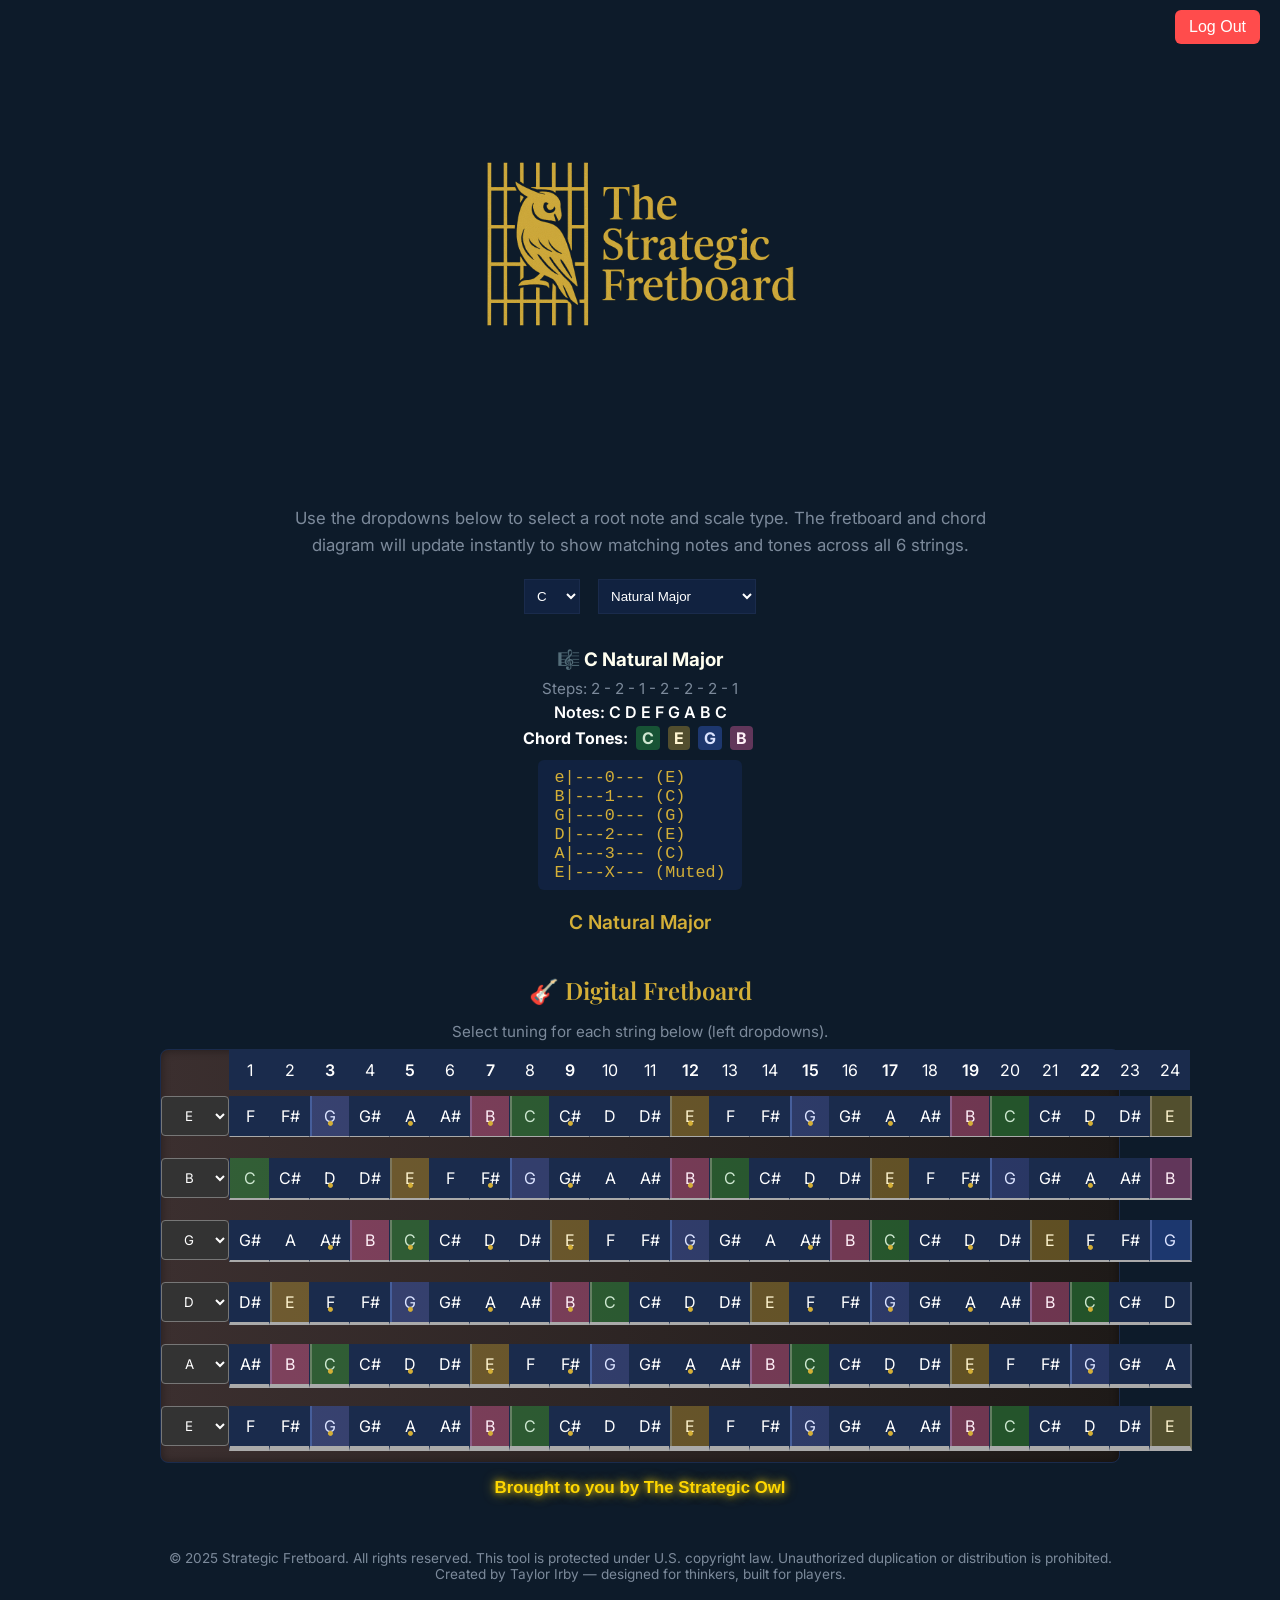
<file: fretboard.html>
<!DOCTYPE html>
<html lang="en">
<head>
  <meta charset="UTF-8" />
  <meta name="viewport" content="width=device-width, initial-scale=1.0" />
  <title>Strategic Owl | The Constitution</title>
  <link href="https://fonts.googleapis.com/css2?family=Inter:wght@400;600&family=Playfair+Display:wght@600;700&display=swap" rel="stylesheet" />

  <style>
  :root {
    --background: #0D1B2A;
    --surface: #112240;
    --highlight: #1A2B4C;
    --truth: #28A745;
    --reliability: #3B6CED;
    --understanding: #D4AF37;
    --text: #FFFFFF;
    --text-muted: #7C8A9B;
    --heading: #FFFFF0;
    --shadow: rgba(0, 0, 0, 0.3);
    --bar-red: #FF4C4C;
    --bar-green: #28A745;
  }

  body {
    background-color: var(--background);
    color: var(--text);
    font-family: 'Inter', sans-serif;
    margin: 0;
    padding: 0;
  }

  /* 🧭 NAVBAR & MENU */
  nav.top-nav {
    position: fixed;
    top: 0;
    left: 0;
    right: 0;
    z-index: 999;
    background-color: var(--highlight);
    display: flex;
    justify-content: space-between;
    align-items: center;
    padding: 14px 20px;
    box-shadow: 0 2px 6px var(--shadow);
  }

  .nav-title {
    font-family: 'Playfair Display', serif;
    font-size: 22px;
    color: var(--understanding);
  }

  .menu-toggle {
    display: none;
    font-size: 24px;
    cursor: pointer;
    color: var(--text);
    background: none;
    border: none;
  }

  .nav-links {
    display: flex;
    gap: 28px;
  }

  .nav-links a {
    color: var(--text-muted);
    text-decoration: none;
    font-size: 15px;
    transition: color 0.3s ease;
  }

  .nav-links a:hover {
    color: var(--understanding);
  }
    .nav-logo img {
  height: 40px;
  width: 40px;
}
    .nav-logo {
  display: flex;
  align-items: center;
  gap: 10px;
  text-decoration: none;
  font-weight: 600;
  color: var(--text);
  font-size: 1.25rem;
}
    /* 🎨 TRU Bars */
  .divider-section {
    display: flex;
    flex-direction: column;
    align-items: center;
    margin: 40px auto;
  }

  .divider-bar {
    display: flex;
    gap: 12px;
    width: 340px;
  }

  .divider-bar div {
    width: 108px;
    height: 6px;
    border-radius: 3px;
    box-shadow: 0 0 4px var(--shadow);
  }

  .truth { background-color: var(--truth); }
  .reliability { background-color: var(--reliability); }
  .understanding { background-color: var(--understanding); }

  .divider-labels {
    display: flex;
    justify-content: center;
    gap: 12px;
    width: 340px;
    margin-top: 8px;
  }

  .divider-labels span {
    width: 108px;
    text-align: center;
    font-size: 0.85rem;
    color: var(--text-muted);
  }

  @media (max-width: 768px) {
    .menu-toggle {
      display: block;
    }

    .nav-links {
      display: none;
      flex-direction: column;
      align-items: center;/* 👈 links side-by-side on mobile */
      justify-content: center;
      background-color: var(--highlight);
      position: absolute;
      top: 58px;
      left: 0;
      width: 100%;
      padding: 10px 0;
      gap: 20px;
      box-shadow: 0 3px 8px var(--shadow);
    }
    .nav-links a {
  padding: 10px 0;
  width: 100%;
  text-align: center;
  font-size: 1rem;
}

    .nav-links.show {
      display: flex;
      animation: fadeSlideDown 0.3s ease;
    }

    @keyframes fadeSlideDown {
      from {
        opacity: 0;
        transform: translateY(-10px);
      }
      to {
        opacity: 1;
        transform: translateY(0);
      }
    }
  }
    @media (max-width: 500px) {
  #legal-popup > div {
    padding: 12px;
    font-size: 0.95rem;
  }

  #accept-btn {
    width: 100%;
    font-size: 1rem;
  }

  p {
    font-size: 0.95rem;
    margin-bottom: 16px;
  }
}

  /* ✅ YOUR ORIGINAL STYLES BELOW */
  .container {
    max-width: 960px;
    margin: 40px auto 0 auto;
    padding: 24px;
  }

  h1 {
    font-family: 'Playfair Display', serif;
    color: var(--heading);
    margin-bottom: 16px;
    text-align: center;
  }
  h2 {
  font-family: 'Playfair Display', serif;
  font-size: 1.5rem;
  color: var(--understanding); /* golden highlight */
  font-weight: 600;
  margin-top: 32px;
  margin-bottom: 12px;
  text-align: center;
}
  p {
  font-family: 'Inter', sans-serif;
  font-size: 1.05rem;
  color: var(--text-muted);
  line-height: 1.6;
  margin-bottom: 20px;
  text-align: center;
  max-width: 700px;
  margin-left: auto;
  margin-right: auto;
}

  select {
    padding: 8px;
    margin-bottom: 16px;
    background-color: var(--surface);
    color: var(--text);
    border: 1px solid var(--highlight);
  }

  table {
    width: 100%;
    border-collapse: collapse;
    background-color: var(--surface);
    margin-top: 12px;
  }

  th, td {
    padding: 12px;
    border-bottom: 1px solid var(--highlight);
    text-align: left;
  }

  .text-truth { color: var(--truth); }
  .text-reliability { color: var(--reliability); }
  .text-understanding { color: var(--understanding); }

  .total-score {
    font-weight: bold;
  }

  .positive-score { color: var(--bar-green); }
  .negative-score { color: var(--bar-red); }

  .score-bar {
    display: flex;
    align-items: center;
    gap: 10px;
  }

  .bar-indicator {
    width: 10px;
    height: 24px;
    border-radius: 2px;
  }

  .bar-red {
    background-color: var(--bar-red);
  }

  .bar-green {
    background-color: var(--bar-green);
  }
    .match-nav-link {
  color: var(--text-muted);
  text-decoration: none;
  font-size: 15px;
  transition: color 0.3s ease;
}

.match-nav-link:hover {
  color: var(--understanding);
}
 /* Style the link itself */
.important-link {
  color: var(--understanding);               /* Gold color from your theme */
  font-weight: 700;                          /* Bold for visibility */
  text-decoration: underline;                /* Underline to signal it's a link */
  text-underline-offset: 4px;                /* Adds spacing between text and underline */
  position: relative;                        /* Required for pseudo-elements */
  transition: color 0.3s ease, text-shadow 0.3s ease;  /* Smooth hover transitions */
}

/* Add a right-pointing arrow BEFORE the link text */
.important-link::before {
  content: '→ ';                             /* Arrow pointing right */
  display: inline-block;                     /* So we can animate it */
  margin-right: 6px;                         /* Space between arrow and text */
  transition: transform 0.3s ease;           /* Smooth movement on hover */
}

/* Add a left-pointing arrow AFTER the link text */
.important-link::after {
  content: ' ←';                             /* Arrow pointing left */
  display: inline-block;                     /* Enables transform */
  margin-left: 6px;                          /* Space between text and arrow */
  transition: transform 0.3s ease;           /* Smooth hover animation */
}

/* Animate the left-side arrow to move right on hover */
.important-link:hover::before {
  transform: translateX(4px);                /* Moves → arrow to the right */
}

/* Animate the right-side arrow to move left on hover */
.important-link:hover::after {
  transform: translateX(-4px);               /* Moves ← arrow to the left */
}

/* Add glow and optional color change on hover */
.important-link:hover {
  text-shadow: 0 0 8px var(--understanding); /* Subtle glow using gold tone */
  color: var(--truth);                       /* Optional: changes to green (truth color) */
}
    /* ===== Mobile-friendly enhancements for Guitar Tool & Fretboard ===== */
    @media (max-width: 768px) {
      #fretboard-wrapper {
        overflow-x: auto;
        width: 100vw;
        max-width: 100vw;
        -webkit-overflow-scrolling: touch;
      }

      #fretboard {
        display: block;
        min-width: 960px;
        width: fit-content;
        margin: 0;
        white-space: nowrap;
      }

      #guitar-tool select {
        width: 100%;
        margin-bottom: 8px;
        font-size: 1rem;
      }

      #guitar-tool > div:first-of-type {
        flex-direction: column !important;
        align-items: center;
      }
    }

    @media (max-width: 500px) {
      body, select, p, h2, h3, pre {
        font-size: 0.95rem;
      }

      pre#visual-chord-diagram {
        font-size: 0.9rem;
        padding: 8px;
      }

      .container {
        padding: 12px;
      }
    }
    .logo-image {
  display: block;
  width: 360px;
  height: auto;
  max-width: 80vw;
  object-fit: contain;
      margin: 10px auto 16px;
}
    .strategic-owl-credit {
  margin-top: 12px;
  margin-bottom: 18px;
  font-size: 1rem;
  color: #bbb;
  font-family: 'Space Grotesk', sans-serif;
}

.strategic-owl-credit a {
  color: #FFD700;
  font-weight: 700;
  font-size: 1.05rem;
  text-decoration: none;
  transition: all 0.3s ease;
  text-shadow:
    0 0 6px rgba(255, 215, 0, 0.7),
    0 0 12px rgba(255, 215, 0, 0.5),
    0 0 18px rgba(255, 215, 0, 0.3);
}

.strategic-owl-credit a:hover {
  color: #fffbe0;
  text-shadow:
    0 0 10px rgba(255, 255, 150, 0.8),
    0 0 20px rgba(255, 255, 150, 0.6);
}
</style>

  <!-- Logout button, right-aligned, after header/nav -->
  <div style="text-align: right; padding: 10px 20px;">
    <button onclick="netlifyIdentity.logout()" style="padding: 8px 14px; font-size: 1rem; background-color: #FF4C4C; color: white; border: none; border-radius: 6px; cursor: pointer;">
      Log Out
    </button>
  </div>
  <img src="logo.png" alt="The Strategic Fretboard Logo" class="logo-image" />
  <div class="container">
    <p>Use the dropdowns below to select a root note and scale type. The fretboard and chord diagram will update instantly to show matching notes and tones across all 6 strings.</p>

    <!-- 🎸 Chord/Progression dropdowns -->
    <div style="display: flex; justify-content: center; gap: 18px; margin-bottom: 12px;">
      <select id="custom-chord-select">
        <option value="C">C</option>
        <option value="C#">C#</option>
        <option value="D">D</option>
        <option value="D#">D#</option>
        <option value="E">E</option>
        <option value="F">F</option>
        <option value="F#">F#</option>
        <option value="G">G</option>
        <option value="G#">G#</option>
        <option value="A">A</option>
        <option value="A#">A#</option>
        <option value="B">B</option>
      </select>
      <select id="custom-progression-select">
        <option value="Natural Major">Natural Major</option>
        <option value="Natural Minor">Natural Minor</option>
        <option value="Harmonic Minor">Harmonic Minor</option>
        <option value="Melodic Minor (Asc)">Melodic Minor (Asc)</option>
        <option value="Melodic Minor (Des)">Melodic Minor (Des)</option>
        <option value="Major Pentatonic">Major Pentatonic</option>
        <option value="Minor Pentatonic">Minor Pentatonic</option>
        <option value="Blues Scale">Blues Scale</option>
        <option value="Dorian Mode">Dorian Mode</option>
        <option value="Phrygian Mode">Phrygian Mode</option>
        <option value="Lydian Mode">Lydian Mode</option>
        <option value="Mixolydian Mode">Mixolydian Mode</option>
        <option value="Aeolian Mode">Aeolian Mode</option>
        <option value="Locrian Mode">Locrian Mode</option>
        <option value="Augmented">Augmented</option>
        <option value="Diminished">Diminished</option>
        <option value="Gypsy">Gypsy</option>
        <option value="Hungarian Minor">Hungarian Minor</option>
        <option value="Enigmatic">Enigmatic</option>
        <option value="Neapolitan Major">Neapolitan Major</option>
        <option value="Double Harmonic">Double Harmonic</option>
      </select>
    </div>

    <!-- 🎼 Chord/Scale Display Section -->
    <div id="chord-display-area" style="margin-bottom: 20px; text-align: center; color: var(--text);">
      <h3 id="chord-heading" style="color: var(--heading); margin-bottom: 8px;"></h3>
      <div id="chord-info" style="font-size: 1rem; margin-bottom: 4px;"></div>
      <div id="progression-steps" style="color: var(--text-muted); font-size: 0.95rem; margin-bottom: 4px;"></div>
      <div id="scale-notes" style="font-weight: 600; font-size: 1rem;"></div>
      <div id="triad-notes" style="font-weight: bold; margin-top: 6px;"></div>
    </div>
    <!-- 🎶 Chord label display above the fretboard -->
    <div id="chord-label-display" style="text-align: center; font-size: 1.2rem; font-weight: 600; color: var(--understanding); margin-bottom: 12px;"></div>
    <!-- 🎸 Digital Fretboard UI -->
    <div style="margin-top: 40px;">
      <h2 style="text-align: center;">🎸 Digital Fretboard</h2>
      <!-- <div id="fretboard-controls" style="display: flex; flex-direction: column; align-items: flex-start; gap: 6px; margin-bottom: 20px;">
        <div>String 6 (Low E): <select class="tuning-select" data-string="5"></select></div>
        <div>String 5 (A): <select class="tuning-select" data-string="4"></select></div>
        <div>String 4 (D): <select class="tuning-select" data-string="3"></select></div>
        <div>String 3 (G): <select class="tuning-select" data-string="2"></select></div>
        <div>String 2 (B): <select class="tuning-select" data-string="1"></select></div>
        <div>String 1 (High E): <select class="tuning-select" data-string="0"></select></div>
      </div> -->
      <div style="text-align: center; margin-top: 16px; margin-bottom: 8px; color: var(--text-muted); font-size: 0.95rem;">
        Select tuning for each string below (left dropdowns).
      </div>
      <div id="fretboard-wrapper">
        <div id="fretboard"></div>
      </div>
    </div>
  </section>

    <p class="strategic-owl-credit">
  <a href="https://thestrategicowl.com" target="_blank" rel="noopener noreferrer"><strong>Brought to you by The Strategic Owl</strong></a>
</p>
    <footer style="margin-top: 48px; font-size: 0.85rem; color: #7C8A9B; text-align: center;">
      © 2025 Strategic Fretboard. All rights reserved. This tool is protected under U.S. copyright law.
      Unauthorized duplication or distribution is prohibited. Created by Taylor Irby — designed for thinkers, built for players.
    </footer>

<script>
  const SHEET_ID = "1GVVAcfDBLlKY9i4AYxW8xvjIgwDrvy8s5yKAlDMtBUc";
  const API_KEY = "AIzaSyAgZR3h4LH_BifnE2QYR1rqbKZD9ar2TWQ";
  const RANGE = "'Majors & Minors'!B2:W310";

  const colors = {
    gold: "#D4AF37",
    text: "#FFFFFF",
    bullet: "#7C8A9B",
    heading: "#FFFFF0"
  };


</script>
</script>
<script>
// 🎸 Digital Fretboard Script
// 🎶 Chord Library for future scale/chord highlighting
const CHORD_LIBRARY = {
  'C_major': ['C', 'D', 'E', 'F', 'G', 'A', 'B'],
  'A_minor': ['A', 'B', 'C', 'D', 'E', 'F', 'G'],
  'G_major': ['G', 'A', 'B', 'C', 'D', 'E', 'F#'],
  'E_minor': ['E', 'F#', 'G', 'A', 'B', 'C', 'D'],
  'D_major': ['D', 'E', 'F#', 'G', 'A', 'B', 'C#'],
  'B_minor': ['B', 'C#', 'D', 'E', 'F#', 'G', 'A'],
  'F_major': ['F', 'G', 'A', 'A#', 'C', 'D', 'E'],
  'D_minor': ['D', 'E', 'F', 'G', 'A', 'A#', 'C'],
  'A_major': ['A', 'B', 'C#', 'D', 'E', 'F#', 'G#'],
  'E_major': ['E', 'F#', 'G#', 'A', 'B', 'C#', 'D#']
};

// 🎼 Musical Progression Library (interval sequences in semitones)
const PROGRESSION_LIBRARY = {
  "Natural Major":       [2, 2, 1, 2, 2, 2, 1],
  "Natural Minor":       [2, 1, 2, 2, 1, 2, 2],
  "Harmonic Minor":      [2, 1, 2, 2, 1, 3, 1],
  "Melodic Minor (Asc)": [2, 1, 2, 2, 2, 2, 1],
  "Melodic Minor (Des)": [2, 2, 1, 2, 2, 1, 2],
  "Major Pentatonic":    [2, 2, 3, 2, 3],
  "Minor Pentatonic":    [3, 2, 2, 3, 2],
  "Blues Scale":         [3, 2, 1, 1, 3, 2],
  "Dorian Mode":         [2, 1, 2, 2, 2, 1, 2],
  "Phrygian Mode":       [1, 2, 2, 2, 1, 2, 2],
  "Lydian Mode":         [2, 2, 2, 1, 2, 2, 1],
  "Mixolydian Mode":     [2, 2, 1, 2, 2, 1, 2],
  "Aeolian Mode":        [2, 1, 2, 2, 1, 2, 2],
  "Locrian Mode":        [1, 2, 2, 1, 2, 2, 2],
  "Augmented":           [3, 1, 3, 1, 3, 1],
  "Diminished":          [2, 1, 2, 1, 2, 1, 2, 1],
  "Gypsy":               [1, 3, 1, 2, 1, 2, 2],
  "Hungarian Minor":     [2, 1, 3, 1, 1, 3, 1],
  "Enigmatic":           [1, 3, 2, 2, 2, 1, 1],
  "Neapolitan Major":    [1, 2, 2, 2, 2, 2, 1],
  "Double Harmonic":     [1, 3, 1, 2, 1, 3, 1]
};


function buildScale(rootNote, progressionName) {
  const intervals = PROGRESSION_LIBRARY[progressionName];
  if (!intervals) return [];

  const startIndex = ALL_NOTES.indexOf(rootNote);
  if (startIndex === -1) return [];

  const scaleNotes = [rootNote];
  let currentIndex = startIndex;

  intervals.forEach(step => {
    currentIndex = (currentIndex + step) % 12;
    scaleNotes.push(ALL_NOTES[currentIndex]);
  });

  return scaleNotes;
}

// Chord tones calculation (triad or 7th)
function getChordTones(scaleNotes, type = "triad") {
  if (type === "major7" || type === "minor7") {
    if (scaleNotes.length >= 7) {
      return [scaleNotes[0], scaleNotes[2], scaleNotes[4], scaleNotes[6]];
    }
  }

  return [scaleNotes[0], scaleNotes[2], scaleNotes[4]]; // fallback triad
}

// 🎸 Hardcoded chord diagram lookup
const CHORD_SHAPES = {
  "C_Natural Major": [
    "e|---0--- (E)",
    "B|---1--- (C)",
    "G|---0--- (G)",
    "D|---2--- (E)",
    "A|---3--- (C)",
    "E|---X--- (Muted)"
  ],
  "C_Natural Minor": [
    "e|---3--- (G)",
    "B|---4--- (D#/Eb)",
    "G|---5--- (C)",
    "D|---5--- (G)",
    "A|---3--- (C)",
    "E|---X--- (Muted)"
  ],
  "D_Natural Major": [
    "e|---2--- (F#/Gb)",
    "B|---3--- (D)",
    "G|---2--- (A)",
    "D|---0--- (D)",
    "A|---X--- (Muted)",
    "E|---X--- (Muted)"
  ],
  "D_Natural Minor": [
    "e|---1--- (F)",
    "B|---3--- (D)",
    "G|---2--- (A)",
    "D|---0--- (D)",
    "A|---X--- (Muted)",
    "E|---X--- (Muted)"
  ],
  "E_Natural Major": [
    "e|---0--- (E)",
    "B|---0--- (B)",
    "G|---1--- (G#/Ab)",
    "D|---2--- (E)",
    "A|---2--- (B)",
    "E|---0--- (E)"
  ],
  "E_Natural Minor": [
    "e|---0--- (E)",
    "B|---0--- (B)",
    "G|---0--- (G)",
    "D|---2--- (E)",
    "A|---2--- (B)",
    "E|---0--- (E)"
  ],
  "F_Natural Major": [
    "e|---1--- (F)",
    "B|---1--- (C)",
    "G|---2--- (A)",
    "D|---3--- (F)",
    "A|---3--- (C)",
    "E|---1--- (F)"
  ],
  "F_Natural Minor": [
    "e|---1--- (F)",
    "B|---1--- (C)",
    "G|---1--- (Ab)",
    "D|---3--- (F)",
    "A|---3--- (C)",
    "E|---1--- (F)"
  ],
  "G_Natural Major": [
    "e|---3--- (G)",
    "B|---0--- (B)",
    "G|---0--- (G)",
    "D|---0--- (D)",
    "A|---2--- (B)",
    "E|---3--- (G)"
  ],
  "G_Natural Minor": [
    "e|---3--- (G)",
    "B|---3--- (D)",
    "G|---3--- (G)",
    "D|---0--- (D)",
    "A|---1--- (Bb)",
    "E|---3--- (G)"
  ],
  "A_Natural Major": [
    "e|---0--- (E)",
    "B|---2--- (C#/Db)",
    "G|---2--- (A)",
    "D|---2--- (E)",
    "A|---0--- (A)",
    "E|---X--- (Muted)"
  ],
  "A_Natural Minor": [
    "e|---0--- (E)",
    "B|---1--- (C)",
    "G|---2--- (A)",
    "D|---2--- (E)",
    "A|---0--- (A)",
    "E|---X--- (Muted)"
  ],
  "B_Natural Major": [
    "e|---2--- (F#/Gb)",
    "B|---4--- (D#/Eb)",
    "G|---4--- (B)",
    "D|---4--- (F#/Gb)",
    "A|---2--- (B)",
    "E|---X--- (Muted)"
  ],
  "B_Natural Minor": [
    "e|---2--- (F#/Gb)",
    "B|---3--- (D)",
    "G|---4--- (B)",
    "D|---4--- (F#/Gb)",
    "A|---2--- (B)",
    "E|---X--- (Muted)"
  ]
};

let lastKnownChordDiagram = "";
function generateChordDiagram(chordTones, root, progression) {
  const key = `${root}_${progression}`;
  if (CHORD_SHAPES[key]) {
    lastKnownChordDiagram = CHORD_SHAPES[key].join("\n");
    return lastKnownChordDiagram;
  }
  return lastKnownChordDiagram || "No shape available yet.";
}

const ALL_NOTES = ['C', 'C#', 'D', 'D#', 'E', 'F', 'F#', 'G', 'G#', 'A', 'A#', 'B'];
const defaultTuning = ['E', 'B', 'G', 'D', 'A', 'E']; // strings 1 to 6

function generateFretboard(tuning = defaultTuning) {
  const fretboardDiv = document.getElementById("fretboard");
  fretboardDiv.innerHTML = "";
  // Apply visually styled grid layout to the fretboard
  fretboardDiv.style.display = "grid";
  fretboardDiv.style.placeSelf = "center";
  fretboardDiv.style.justifySelf = "center";
  // Removed centering to allow left scrolling on mobile:
  // fretboardDiv.style.marginLeft = "auto";
  // fretboardDiv.style.marginRight = "auto";
  fretboardDiv.style.maxWidth = "unset";
  // gridTemplateColumns: 68px for string label, 24 frets (1-24) = 24 columns
  fretboardDiv.style.gridTemplateColumns = "68px repeat(24, 40px)";
  fretboardDiv.style.rowGap = "6px";
  fretboardDiv.style.background = "linear-gradient(to right, #3B2F2F, #1E1A18)";
  fretboardDiv.style.borderRadius = "8px";
  fretboardDiv.style.boxShadow = "inset 0 0 10px rgba(0,0,0,0.4)";
  fretboardDiv.style.border = "1px solid var(--highlight)";
  fretboardDiv.style.padding = "0";
  fretboardDiv.style.backgroundSize = "100% 100%";
  const numFrets = 24;

  // Add fret number labels as the first row of the grid
  // First empty cell (to align with tuning dropdowns)
  const headerEmpty = document.createElement("div");
  headerEmpty.style.width = "68px";
  headerEmpty.style.height = "40px";
  fretboardDiv.appendChild(headerEmpty);
  for (let i = 1; i <= numFrets; i++) {
    const fretLabel = document.createElement("div");
    fretLabel.textContent = i;
    fretLabel.style.width = "40px";
    fretLabel.style.height = "40px";
    fretLabel.style.display = "flex";
    fretLabel.style.alignItems = "center";
    fretLabel.style.justifyContent = "center";
    fretLabel.style.background = "rgba(255,255,255,0.03)";
    fretLabel.style.color = [3, 5, 7, 9, 12, 15, 17, 19, 22].includes(i) ? "var(--understanding)" : "var(--text-muted)";
    fretLabel.style.fontWeight = [3, 5, 7, 9, 12, 15, 17, 19, 22].includes(i) ? "600" : "400";
    fretLabel.style.textAlign = "center";
    fretLabel.style.borderLeft = "1px solid var(--highlight)";
    fretboardDiv.appendChild(fretLabel);
  }

  // For each string, add a row to the grid (high E/top row first, low E/bottom row last)
  for (let string = 0; string < tuning.length; string++) {
    const openNote = tuning[string];
    const openIndex = ALL_NOTES.indexOf(openNote);

    // Create dropdown as first column
    const select = document.createElement("select");
    select.classList.add("tuning-select-inline");
    select.dataset.string = string;
    select.style.width = "68px";
    select.style.height = "40px";
    select.style.background = "#333";
    select.style.color = "#fff";
    select.style.border = "1px solid #777";
    select.style.borderRadius = "4px";
    select.style.fontFamily = "'Inter', sans-serif";
    select.style.textAlign = "center";

    ALL_NOTES.forEach(note => {
      const opt = document.createElement("option");
      opt.value = note;
      opt.textContent = note;
      if (note === openNote) opt.selected = true;
      select.appendChild(opt);
    });
    select.addEventListener("change", (e) => {
      const newNote = e.target.value;
      const stringIndex = parseInt(e.target.dataset.string);
      const rowStart = (stringIndex + 1) * (numFrets + 1); // skip header + tuning selectors

      for (let fret = 0; fret < numFrets; fret++) {
        const cellIndex = rowStart + 1 + fret;
        const note = ALL_NOTES[(ALL_NOTES.indexOf(newNote) + fret + 1) % 12];
        const cell = fretboardDiv.children[cellIndex];
        cell.textContent = note;

        // Remove existing dot if any
        const existingDot = cell.querySelector("div");
        if (existingDot) cell.removeChild(existingDot);

        // Reapply fret marker if needed
        const actualFret = fret + 1;
        if ([3, 5, 7, 9, 12, 15, 17, 19, 22].includes(actualFret)) {
          const dot = document.createElement("div");
          dot.textContent = "•";
          dot.style.position = "absolute";
          dot.style.bottom = "4px";
          dot.style.fontSize = "1rem";
          dot.style.color = "var(--understanding)";
          cell.appendChild(dot);
        }
      }
      updateChordInfoDisplay();
    });
    fretboardDiv.appendChild(select);

    // Add fret cells (start at 1, skip 0)
    // Define visual string thickness: string 1 (top/high E) to string 6 (bottom/low E)
    const visualGauge = [1, 2, 2.5, 3, 4, 5]; // px: thinnest to thickest
    for (let fret = 1; fret <= numFrets; fret++) {
      const note = ALL_NOTES[(openIndex + fret) % 12];
      const cell = document.createElement("div");
      cell.textContent = note;
      cell.style.width = "40px";
      cell.style.height = "40px";
      cell.style.display = "flex";
      cell.style.alignItems = "center";
      cell.style.justifyContent = "center";
      cell.style.borderLeft = "1px solid var(--highlight)";
      // Use visualGauge for string thickness: string 0 (top) is thinnest, string 5 (bottom) is thickest
      cell.style.borderBottom = `${visualGauge[string]}px solid #aaa`;
      // Add subtle silver right border to simulate fret wire
      cell.style.borderRight = "2px solid rgba(192,192,192,0.3)";
      cell.style.backgroundColor = "#1A2B4C";
      cell.style.color = "var(--text)";
      cell.style.position = "relative";

      // Add fret marker
      if ([3, 5, 7, 9, 12, 15, 17, 19, 22].includes(fret)) {
        const dot = document.createElement("div");
        dot.textContent = "•";
        dot.style.position = "absolute";
        dot.style.bottom = "4px";
        dot.style.fontSize = "1rem";
        dot.style.color = "var(--understanding)";
        cell.appendChild(dot);
      }

      fretboardDiv.appendChild(cell);
    }
  }
}

// No longer need to populateTuningDropdowns or use .tuning-select, as dropdowns are inline
function updateChordInfoDisplay() {
  const root = document.getElementById("custom-chord-select").value;
  const progression = document.getElementById("custom-progression-select").value;
  // Update the chord label display block above the fretboard
  document.getElementById("chord-label-display").textContent = `${root} ${progression}`;
  // Update the heading dynamically
  document.getElementById("chord-heading").textContent = `🎼 ${root} ${progression}`;
  const intervals = PROGRESSION_LIBRARY[progression];
  const notes = buildScale(root, progression);

  // Removed redundant line:
  // document.getElementById("chord-info").textContent = `Chord: ${root} | Progression: ${progression}`;
  document.getElementById("chord-info").textContent = "";
  document.getElementById("progression-steps").textContent = `Steps: ${intervals ? intervals.join(' - ') : 'N/A'}`;
  document.getElementById("scale-notes").textContent = `Notes: ${notes.join('  ')}`;

  // --- Chord tones calculation and visualization ---
  let type = "triad";
  if (notes.length >= 7) {
    if (progression.toLowerCase().includes("minor")) {
      type = "minor7";
    } else {
      type = "major7";
    }
  }
  const chordTones = getChordTones(notes, type);
  // Use roleColors for color-coded span wrapping
  const roleColors = [
    { bg: "rgba(40, 167, 69, 0.4)", color: "#cde7d0" },       // Root
    { bg: "rgba(212, 175, 55, 0.35)", color: "#fff5d0" },     // 3rd
    { bg: "rgba(59, 108, 237, 0.35)", color: "#dbe3ff" },     // 5th
    { bg: "rgba(255, 105, 180, 0.35)", color: "#fff0f8" }     // 7th (if exists)
  ];
  const coloredTonesHTML = chordTones.map((tone, index) => {
    const role = roleColors[index] || roleColors[0];
    return `<span style="color: ${role.color}; background-color: ${role.bg}; padding: 2px 6px; border-radius: 4px; margin: 0 4px;">${tone}</span>`;
  }).join("");
  document.getElementById("triad-notes").innerHTML = `Chord Tones: ${coloredTonesHTML}`;

  // --- Chord diagram using hardcoded lookup ---
  const diagramText = generateChordDiagram(chordTones, root, progression);
  document.getElementById("visual-chord-diagram").textContent = diagramText;

  // Highlight chord tones on fretboard (with enharmonic matching)
  const fretboardCells = document.querySelectorAll("#fretboard > div");
  const normalize = (note) => {
    const enharmonics = {
      'Db': 'C#', 'Eb': 'D#', 'Gb': 'F#', 'Ab': 'G#', 'Bb': 'A#',
      'C♯': 'C#', 'D♯': 'D#', 'F♯': 'F#', 'G♯': 'G#', 'A♯': 'A#',
      'Cb': 'B', 'Fb': 'E', 'E#': 'F', 'B#': 'C'
    };
    return enharmonics[note] || note.replace(/♯/g, '#').replace(/♭/g, 'b');
  };
  const normalizedChordTones = chordTones.map(normalize);

  fretboardCells.forEach(cell => {
    const note = cell.childNodes[0]?.nodeValue?.trim();
    if (!note) return;
    const normalizedNote = normalize(note);
    const idx = normalizedChordTones.indexOf(normalizedNote);

    if (idx !== -1) {
      const role = roleColors[idx] || roleColors[0]; // fallback to root if out of bounds
      cell.style.backgroundColor = role.bg;
      cell.style.color = role.color;
    } else {
      cell.style.backgroundColor = "#1A2B4C";
      cell.style.color = "var(--text)";
    }
  });
}

document.addEventListener("DOMContentLoaded", () => {
  // Add visual chord diagram area if not present
  if (!document.getElementById("visual-chord-diagram")) {
    const displayArea = document.getElementById("chord-display-area");
    const diagramDiv = document.createElement("pre");
    diagramDiv.id = "visual-chord-diagram";
    diagramDiv.style.marginTop = "12px";
    diagramDiv.style.background = "#112240";
    diagramDiv.style.color = "#D4AF37";
    diagramDiv.style.padding = "8px 16px";
    diagramDiv.style.borderRadius = "6px";
    diagramDiv.style.fontFamily = "monospace";
    diagramDiv.style.fontSize = "1.05rem";
    diagramDiv.style.width = "max-content";
    diagramDiv.style.marginLeft = "auto";
    diagramDiv.style.marginRight = "auto";
    diagramDiv.style.textAlign = "left";
    displayArea.appendChild(diagramDiv);
  }
  generateFretboard(defaultTuning);
  document.getElementById("custom-chord-select").addEventListener("change", updateChordInfoDisplay);
  document.getElementById("custom-progression-select").addEventListener("change", updateChordInfoDisplay);
  updateChordInfoDisplay();
});
</script>
  <!-- Netlify Identity Widget & logout redirect -->
  <script src="https://identity.netlify.com/v1/netlify-identity-widget.js"></script>
  <script>
    netlifyIdentity.on("logout", () => {
      window.location.href = "/"; // Redirect to home page after logout
    });
    netlifyIdentity.init();
    // Reinitialize the identity widget after logout in case user returns
    netlifyIdentity.on("init", user => {
      if (!user) {
        netlifyIdentity.on("login", () => {
          document.location.href = "/fretboard.html";
        });
      }
    });
  </script>
</body>
</html>
</file>
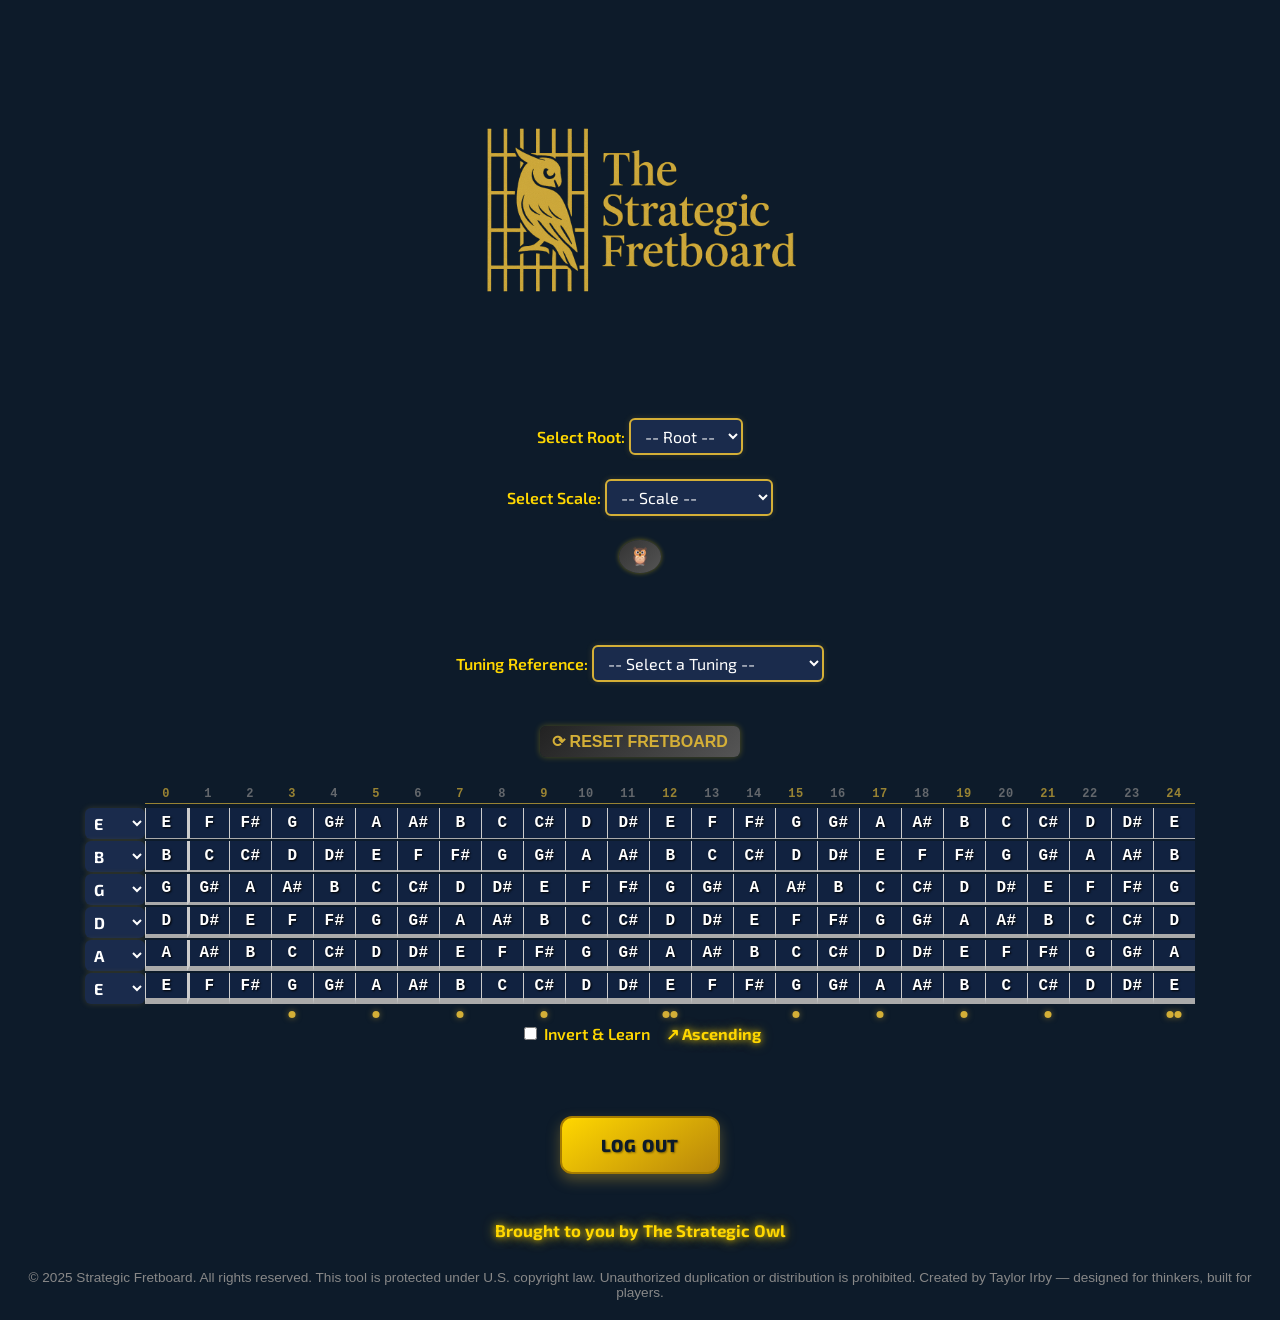
<file: fretboard2.html>
<!DOCTYPE html>
<html lang="en">
<head>
  <meta charset="UTF-8" />
  <meta name="viewport" content="width=device-width, initial-scale=1.0" />
  <title>The Strategic Fretboard</title>
  <link href="https://fonts.googleapis.com/css2?family=Exo+2:wght@400;600;700&display=swap" rel="stylesheet">
  <style>
    label {
      font-family: 'Exo 2', sans-serif;
      font-weight: 600;
      font-size: 1rem;
      color: #FFD700;
      display: block;
      margin-bottom: 8px;
    }

    select {
      font-family: 'Exo 2', sans-serif;
      font-size: 1rem;
      background: #1A2B4C;
      color: #fff;
      border: 2px solid #D4AF37;
      border-radius: 6px;
      padding: 6px 10px;
      box-shadow: 0 0 6px rgba(212, 175, 55, 0.2);
      transition: all 0.3s ease;
    }

    select:focus {
      outline: none;
      box-shadow: 0 0 8px rgba(255, 215, 0, 0.4);
    }
    :root {
      --fret-color: #ccc;
      --string-color: #aaa;
      --note-bg: #112240;
      --note-text: #fff;
      --highlight-color: #D4AF37;
    }

    body {
      margin: 0;
      font-family: sans-serif;
      background-color: #0D1B2A;
      color: var(--note-text);
      display: flex;
      flex-direction: column;
      align-items: center;
      padding: 20px;
    }

    h1 {
      margin-bottom: 30px;
      font-size: 2rem;
      color: var(--highlight-color);
      font-family: 'Courier New', monospace;
      letter-spacing: 1.2px;
      text-shadow: 1px 1px 2px #000;
    }

    .fretboard-scroll-container {
      overflow-x: auto;
      width: 100%;
    }

    .fretboard-wrapper {
      display: flex;
      flex-direction: column;
      align-items: center;
      margin-left: auto;
      margin-right: auto;
      width: fit-content;
    }

    .fretboard {
      display: flex;
      flex-direction: column;
      gap: 2px;
      background: transparent;
    }

    .string-row {
      display: grid;
      grid-template-columns: 60px repeat(25, 42px);
    }

    .string-label {
      display: flex;
      align-items: center;
      justify-content: center;
      font-weight: bold;
      background: #1A2B4C;
      color: var(--highlight-color);
    }

    .note-cell {
      border-left: 1px solid var(--fret-color);
      border-bottom: 2px solid var(--string-color);
      display: flex;
      align-items: center;
      justify-content: center;
      background: var(--note-bg);
      color: var(--note-text);
      font-size: 1rem;
      font-weight: bold;
      position: relative;
      white-space: pre-line;
      font-family: 'Courier New', Courier, monospace;
      letter-spacing: 0.5px;
      text-shadow: 1px 1px 2px #000;
    }

    /* Thicker left border for the 1st fret across all strings */
    .string-row .note-cell:nth-child(3) {
      border-left: 3px solid var(--fret-color);
    }

    .interval-R {
      background-color: #2e7031; /* dim green */
    }

    .interval-M3, .interval-m3 {
      background-color: #3e4c75; /* dim blue */
    }

    .interval-P5 {
      background-color: #704c2e; /* dim brown/orange */
    }

    .interval-M7, .interval-m7 {
      background-color: #553770; /* dim violet */
    }

    /* .fret-marker {
      position: absolute;
      bottom: 3px;
      left: 50%;
      transform: translateX(-50%);
      font-size: 0.75rem;
      color: var(--highlight-color);
    } */

    select.tuning-select {
      width: 60px;
      background: #1A2B4C;
      color: white;
      border: none;
      padding: 5px;
      font-weight: bold;
    }

    @media (max-width: 768px) {
      .note-cell {
        width: 36px;
        height: 36px;
        font-size: 0.7rem;
      }
      .fret-numbers {
        margin-top: -6px;
        margin-bottom: 2px;
        padding-left: 4px;
        padding-right: 4px;
        overflow-x: auto;
      }
      .fretboard-scroll-container {
        padding-bottom: 8px;
      }
      .fretboard-wrapper {
        margin-top: 0;
      }
    }

    .fret-numbers {
      display: grid;
      grid-template-columns: 60px repeat(25, 42px);
      margin-bottom: 0;
      margin-top: 0;
      padding: 0 0 4px 0;
      color: var(--highlight-color);
      font-size: 0.75rem;
      font-weight: bold;
      text-align: center;
      font-family: 'Courier New', monospace;
      letter-spacing: 0.5px;
      overflow-x: auto;
    }

    .fret-numbers span {
      padding: 2px 0;
      border-bottom: 1px solid var(--highlight-color);
      opacity: 0.7;
      color: #888;
    }

    .fret-numbers span:first-child {
      background: transparent;
      border: none;
    }

    .fret-numbers .dot-fret {
      color: var(--highlight-color);
      font-weight: bold;
    }

    /* Visually simulate thicker string lines for realism */
    .string-row:nth-child(1) .note-cell { border-bottom: 1px solid var(--string-color); }
    .string-row:nth-child(2) .note-cell { border-bottom: 2px solid var(--string-color); }
    .string-row:nth-child(3) .note-cell { border-bottom: 3px solid var(--string-color); }
    .string-row:nth-child(4) .note-cell { border-bottom: 4px solid var(--string-color); }
    .string-row:nth-child(5) .note-cell { border-bottom: 5px solid var(--string-color); }
    .string-row:nth-child(6) .note-cell { border-bottom: 6px solid var(--string-color); }

    /* Reset button alignment */
    .reset-container {
      width: 100%;
      display: flex;
      justify-content: center;
      margin-top: 24px;
      margin-bottom: 28px;
      z-index: 1;
    }

    @media (max-width: 768px) {
      .reset-container {
        justify-content: center;
        padding-right: 0;
        margin-top: 24px;
        margin-bottom: 28px;
      }
    }

    #reset-fretboard {
      position: relative;
      padding: 6px 12px;
      font-size: 1rem;
      background: linear-gradient(135deg, #222, #555);
      color: var(--highlight-color);
      border: none;
      border-radius: 6px;
      font-weight: bold;
      cursor: pointer;
      box-shadow: 0 0 6px rgba(255, 215, 0, 0.3);
      transition: background 0.3s;
    }
    .help-icon-container {
  position: relative;
  display: flex;
  justify-content: center;
  margin: 12px auto;
  z-index: 5;
}

.help-icon {
  background: linear-gradient(135deg, #333, #555);
  color: var(--highlight-color);
  padding: 6px 10px;
  border-radius: 50%;
  font-size: 1.1rem;
  font-weight: bold;
  cursor: pointer;
  text-align: center;
  box-shadow: 0 0 5px rgba(255, 215, 0, 0.4);
  user-select: none;
}

.help-tooltip {
  visibility: hidden;
  opacity: 0;
  width: 240px;
  background-color: #1a1a1a;
  color: #eee;
  text-align: left;
  border-radius: 6px;
  padding: 12px;
  position: absolute;
  top: 40px;
  left: 50%;
  transform: translateX(-50%);
  z-index: 10;
  transition: opacity 0.3s ease;
  font-size: 0.75rem;
  line-height: 1.4;
  box-shadow: 0 0 6px rgba(255, 215, 0, 0.2);
  white-space: normal;
  max-width: 90vw;
}

.help-icon:hover + .help-tooltip,
.help-icon:focus + .help-tooltip {
  visibility: visible;
  opacity: 1;
}
    .logo-image {
      display: block;
      width: 360px;
      height: auto;
      max-width: 80vw;
      object-fit: contain;
      margin-top: 10px;
      margin-bottom: 16px;
    }

    .logout-container {
      width: 100%;
      display: flex;
      justify-content: center;
      margin-top: 40px;
      margin-bottom: 20px;
    }

    .styled-logout-button {
      background: linear-gradient(145deg, #FFD700, #B8860B);
      color: #0D1B2A;
      border: 2px solid #A67C00;
      padding: 1rem 2.4rem;
      font-size: 1.1rem;
      font-weight: 800;
      font-family: 'Exo 2', sans-serif;
      border-radius: 12px;
      cursor: pointer;
      margin-bottom: 14px;
      box-shadow: 0 6px 14px rgba(212, 175, 55, 0.35);
      transition: all 0.25s ease;
      letter-spacing: 0.8px;
      text-transform: uppercase;
      text-shadow: 1px 1px 2px rgba(0, 0, 0, 0.4);
    }

    .styled-logout-button:hover {
      background: #FCD53F;
      transform: scale(1.04);
      box-shadow: 0 8px 18px rgba(255, 215, 0, 0.45);
    }
</style>
  <style>
  .strategic-owl-credit {
    margin-top: 12px;
    margin-bottom: 18px;
    font-size: 1rem;
    color: #bbb;
    font-family: 'Exo 2', sans-serif;
  }

  .strategic-owl-credit a {
    color: #FFD700;
    font-weight: 700;
    font-size: 1.05rem;
    text-decoration: none;
    transition: all 0.3s ease;
    text-shadow:
      0 0 6px rgba(255, 215, 0, 0.7),
      0 0 12px rgba(255, 215, 0, 0.5),
      0 0 18px rgba(255, 215, 0, 0.3);
  }

  .strategic-owl-credit a:hover {
    color: #fffbe0;
    text-shadow:
      0 0 10px rgba(255, 255, 150, 0.8),
      0 0 20px rgba(255, 255, 150, 0.6);
  }
    .tuning-reference-container {
  text-align: center;
  width: 100%;
  display: flex;
  flex-direction: column;
  align-items: center;
}

@media (max-width: 768px) {
  #tuning-reference-select {
    max-width: 90%;
  }
}
  </style>
</head>
<body>
   <img src="logo.png" alt="The Strategic Fretboard Logo" class="logo-image" />

  <label style="margin: 12px 0;">
    Select Root:
    <select id="root-select">
      <option value="">-- Root --</option>
      <option value="A">A</option>
      <option value="A#">A#</option>
      <option value="B">B</option>
      <option value="C">C</option>
      <option value="C#">C#</option>
      <option value="D">D</option>
      <option value="D#">D#</option>
      <option value="E">E</option>
      <option value="F">F</option>
      <option value="F#">F#</option>
      <option value="G">G</option>
      <option value="G#">G#</option>
    </select>
  </label>
  <label style="margin: 12px 0;">
    Select Scale:
    <select id="scale-type-select">
      <option value="">-- Scale --</option>
      <option value="Major">Major</option>
      <option value="Minor">Minor</option>
      <option value="Harmonic Minor">Harmonic Minor</option>
      <option value="Melodic Minor">Melodic Minor</option>
      <option value="Pentatonic Major">Pentatonic Major</option>
      <option value="Pentatonic Minor">Pentatonic Minor</option>
      <option value="Blues">Blues</option>
      <option value="Dorian">Dorian</option>
      <option value="Phrygian">Phrygian</option>
      <option value="Lydian">Lydian</option>
      <option value="Mixolydian">Mixolydian</option>
      <option value="Locrian">Locrian</option>
      <option value="Whole Tone">Whole Tone</option>
      <option value="Chromatic">Chromatic</option>
    </select>
  </label>
  <div class="help-icon-container">
  <div class="help-icon" tabindex="0">🦉</div>
  <div class="help-tooltip">
  <strong>How to Use:</strong><br>
  1. Select Root & Scale<br>
  2. Adjust tuning (left side)<br>
  3. Notes highlight as:<br>
  &nbsp;&nbsp;&nbsp;• <span style="color:#2e7031;">R</span> = Root<br>
  &nbsp;&nbsp;&nbsp;• <span style="color:#3e4c75;">M3/m3</span> = Major/Minor 3rd<br>
  &nbsp;&nbsp;&nbsp;• <span style="color:#704c2e;">P5</span> = Perfect 5th<br>
  &nbsp;&nbsp;&nbsp;• <span style="color:#553770;">M7/m7</span> = Major/Minor 7th<br>
  4. Explore the fretboard — visualize intervals, chord tones, and scale shapes<br>
  5. Click “Reset Fretboard” to start fresh<br>
  6. Toggle Descending Mode to flip the scale and challenge how you think
</div>
</div>
  <div id="step-info" style="margin: 12px 0 6px; font-size: 0.9rem; color: #fff;"></div>
  <div id="scale-steps" style="margin: 0 0 10px; font-size: 0.85rem; color: #aaa;"></div>
  <div id="scale-sequence" style="margin: 4px 0 12px; font-size: 0.85rem; color: #ddd;"></div>
  <div class="tuning-reference-container">
  <label style="margin: 16px 0 8px;">
    Tuning Reference:
    <select id="tuning-reference-select">
      <option value="">-- Select a Tuning --</option>
    </select>
  </label>
  <div id="tuning-reference-display" style="margin: 10px 0 18px; font-size: 1.1rem; font-weight: bold; color: #FFD700;"></div>
</div>
  <div class="reset-container" style="margin-top: 8px;">
    <button id="reset-fretboard">⟳ RESET FRETBOARD</button>
  </div>
  <div class="fretboard-scroll-container">
    <div class="fretboard-wrapper">
      <div class="fret-numbers"></div>
      <div class="fretboard" id="fretboard"></div>
    </div>
  </div>
  <label style="margin-bottom: 12px;">
    <input type="checkbox" id="accidental-toggle" />
    Invert & Learn
    <span id="direction-indicator" style="margin-left: 12px; font-size: 1rem; font-weight: bold; color: #FFD700; text-shadow: 0 0 6px rgba(255, 215, 0, 0.7), 0 0 12px rgba(255, 215, 0, 0.5);">↗ Ascending</span>
  </label>
  <div id="selected-chord" style="margin-top: 20px; font-size: 1.1rem; color: var(--highlight-color); font-weight: bold;"></div>

  <script>
    const SHARP_NOTES = ['C', 'C#', 'D', 'D#', 'E', 'F', 'F#', 'G', 'G#', 'A', 'A#', 'B'];
    const FLAT_NOTES  = ['C', 'Db', 'D', 'Eb', 'E', 'F', 'Gb', 'G', 'Ab', 'A', 'Bb', 'B'];
    const standardTuning = ['E', 'B', 'G', 'D', 'A', 'E'];
    const TUNINGS = {
  "All Fifths / Mandoguitar": ["C", "G", "D", "A", "E", "B"],
  "All Fourths": ["E", "A", "D", "G", "C", "F"],
  "Augmented Fourths (B–F)": ["B", "F", "B", "F", "B", "F"],
  "Augmented Fourths (C–F)": ["C", "F", "C", "F", "C", "F"],
  "C Standard": ["C", "F", "A#/Bb", "D#/Eb", "G", "C"],
  "C# Standard / Db": ["C#/Db", "F#/Gb", "B", "E", "G#/Ab", "C#/Db"],
  "C6": ["C", "A", "C", "G", "C", "E"],
  "CGCGCE": ["C", "G", "C", "G", "C", "E"],
  "D Standard": ["D", "G", "C", "F", "A", "D"],
  "D# Standard / Eb": ["D#/Eb", "G#/Ab", "C#/Db", "F#/Gb", "A#/Bb", "D#/Eb"],
  "DADF#AD": ["D", "A", "D", "F#/Gb", "A", "D"],
  "DADGAD": ["D", "A", "D", "G", "A", "D"],
  "DGDGBD": ["D", "G", "D", "G", "B", "D"],
  "Double Drop D": ["D", "A", "D", "G", "B", "D"],
  "Drop A": ["A", "E", "A", "D", "F#/Gb", "B"],
  "Drop A#": ["A#/Bb", "F", "A#/Bb", "D#/Eb", "G", "C"],
  "Drop B": ["B", "F#/Gb", "B", "E", "G#/Ab", "C#/Db"],
  "Drop C": ["C", "G", "C", "F", "A", "D"],
  "Drop C#": ["C#/Db", "G#/Ab", "C#/Db", "F#/Gb", "A#/Bb", "D#/Eb"],
  "Drop D": ["D", "A", "D", "G", "B", "E"],
  "Drop D#": ["D#/Eb", "A#/Bb", "D#/Eb", "G#/Ab", "C", "F"],
  "Drop E": ["E", "B", "E", "A", "C#/Db", "F#/Gb"],
  "E Standard": ["E", "A", "D", "G", "B", "E"],
  "Eb Minor": ["Eb/D#", "Bb/A#", "Eb/D#", "Gb/F#", "Bb/A#", "Eb/D#"],
  "F Standard": ["F", "A#/Bb", "D#/Eb", "G#/Ab", "C", "F"],
  "F# Standard / Gb": ["F#/Gb", "B", "E", "A", "C#/Db", "F#/Gb"],
  "G Modal": ["D", "G", "D", "G", "A", "D"],
  "G Standard": ["G", "C", "F", "A#/Bb", "D", "G"],
  "G6": ["D", "G", "D", "G", "B", "E"],
  "Major Thirds": ["C", "E", "G#/Ab", "C", "E", "G#/Ab"],
  "New Standard": ["C", "G", "D", "A", "E", "G"],
  "Open A": ["E", "A", "E", "A", "C#/Db", "E"],
  "Open A Minor": ["E", "A", "E", "A", "C", "E"],
  "Open B": ["B", "F#/Gb", "B", "F#/Gb", "B", "D#/Eb"],
  "Open C": ["C", "G", "C", "G", "C", "E"],
  "Open C Minor": ["C", "G", "C", "G", "C", "D#/Eb"],
  "Open D": ["D", "A", "D", "F#/Gb", "A", "D"],
  "Open D Minor": ["D", "A", "D", "F", "A", "D"],
  "Open E": ["E", "B", "E", "G#/Ab", "B", "E"],
  "Open E Minor": ["E", "B", "E", "G", "B", "E"],
  "Open F": ["F", "C", "F", "A", "C", "F"],
  "Open F Minor": ["F", "C", "F", "G#/Ab", "C", "F"],
  "Open G": ["D", "G", "D", "G", "B", "D"],
  "Open G Minor": ["D", "G", "D", "G", "A#/Bb", "D"],
  "Open Ab": ["Eb/D#", "Ab/G#", "Eb/D#", "Ab/G#", "C", "Eb/D#"],
  "Open Bb Minor": ["Bb/A#", "F", "Bb/A#", "Db/C#", "F", "Bb/A#"],
  "Open Ab Minor": ["Ab/G#", "Eb/D#", "Ab/G#", "B", "Eb/D#", "Ab/G#"],
  "Ostrich Tuning (C)": ["C", "C", "C", "C", "C", "C"],
  "Ostrich Tuning (E)": ["E", "E", "E", "E", "E", "E"],
  "Minor Sixth": ["E", "C", "A", "F", "C", "E"],
  "Spanish Tuning": ["D", "G", "C", "F", "A", "D"],
  "Reentrant G": ["G", "B", "D", "G", "B", "D"],
  "Nashville Tuning": ["E", "A", "D", "G", "B", "E (12-string high)"],
  "Half-Step Down": ["D#/Eb", "G#/Ab", "C#/Db", "F#/Gb", "A#/Bb", "D#/Eb"],
  "1 Step Down": ["D", "G", "C", "F", "A", "D"],
  "1.5 Steps Down": ["C#/Db", "F#/Gb", "B", "E", "G#/Ab", "C#/Db"],
  "2 Steps Down": ["C", "F", "A#/Bb", "D#/Eb", "G", "C"],
  "Baritone Standard": ["B", "E", "A", "D", "F#/Gb", "B"],
  "Baritone Drop A": ["A", "E", "A", "D", "F#/Gb", "B"]
};
    const numFrets = 24;

    const SCALE_PATTERNS = {
      "Major": [0, 2, 4, 5, 7, 9, 11],
      "Minor": [0, 2, 3, 5, 7, 8, 10],
      "Harmonic Minor": [0, 2, 3, 5, 7, 8, 11],
      "Melodic Minor": [0, 2, 3, 5, 7, 9, 11],
      "Pentatonic Major": [0, 2, 4, 7, 9],
      "Pentatonic Minor": [0, 3, 5, 7, 10],
      "Blues": [0, 3, 5, 6, 7, 10],
      "Dorian": [0, 2, 3, 5, 7, 9, 10],
      "Phrygian": [0, 1, 3, 5, 7, 8, 10],
      "Lydian": [0, 2, 4, 6, 7, 9, 11],
      "Mixolydian": [0, 2, 4, 5, 7, 9, 10],
      "Locrian": [0, 1, 3, 5, 6, 8, 10],
      "Whole Tone": [0, 2, 4, 6, 8, 10],
      "Chromatic": [0, 1, 2, 3, 4, 5, 6, 7, 8, 9, 10, 11]
    };

    const fretboardEl = document.getElementById("fretboard");

    function createTuningSelect(stringIndex, defaultNote) {
      const useFlats = document.getElementById("accidental-toggle")?.checked;
      const ALL_NOTES = useFlats ? FLAT_NOTES : SHARP_NOTES;

      const select = document.createElement("select");
      select.className = "tuning-select";
      select.dataset.string = stringIndex;

      while (select.firstChild) select.removeChild(select.firstChild);

      ALL_NOTES.forEach(note => {
        const opt = document.createElement("option");
        opt.value = note;
        opt.textContent = note;
        if (note === defaultNote) opt.selected = true;
        select.appendChild(opt);
      });
      select.addEventListener("change", () => {
        standardTuning[stringIndex] = select.value;
        renderFretboard();
      });
      return select;
    }

    function getNoteAt(startNote, fret) {
      const useFlats = document.getElementById("accidental-toggle")?.checked;
      const ALL_NOTES = useFlats ? FLAT_NOTES : SHARP_NOTES;

      const startIndex = ALL_NOTES.indexOf(startNote);
      return ALL_NOTES[(startIndex + fret) % 12];
    }

    // Chord shapes dictionary (root + type as key)
    const CHORD_SHAPES = {
      "A Major": {
        e: "---0--- (E)",
        B: "---2--- (C#/Db)",
        G: "---2--- (A)",
        D: "---2--- (E)",
        A: "---0--- (A)",
        E: "---Muted"
      },
      "A Minor": {
        e: "---0--- (E)",
        B: "---1--- (C)",
        G: "---2--- (A)",
        D: "---2--- (E)",
        A: "---0--- (A)",
        E: "---Muted"
      },
      "B Major": {
        e: "---2--- (F#/Gb)",
        B: "---4--- (D#/Eb)",
        G: "---4--- (B)",
        D: "---4--- (F#/Gb)",
        A: "---2--- (B)",
        E: "---Muted"
      },
      "B Minor": {
        e: "---2--- (F#/Gb)",
        B: "---3--- (D)",
        G: "---4--- (B)",
        D: "---4--- (F#/Gb)",
        A: "---2--- (B)",
        E: "---Muted"
      },
      "C Major": {
        e: "---0--- (E)",
        B: "---1--- (C)",
        G: "---0--- (G)",
        D: "---2--- (E)",
        A: "---3--- (C)",
        E: "---Muted"
      },
      "C Minor": {
        e: "---3--- (G)",
        B: "---4--- (D#/Eb)",
        G: "---5--- (C)",
        D: "---5--- (G)",
        A: "---3--- (C)",
        E: "---Muted"
      },
      "D Major": {
        e: "---2--- (F#/Gb)",
        B: "---3--- (D)",
        G: "---2--- (A)",
        D: "---0--- (D)",
        A: "---Muted",
        E: "---Muted"
      },
      "D Minor": {
        e: "---1--- (F)",
        B: "---3--- (D)",
        G: "---2--- (A)",
        D: "---0--- (D)",
        A: "---Muted",
        E: "---Muted"
      },
      "E Major": {
        e: "---0--- (E)",
        B: "---0--- (B)",
        G: "---1--- (G#/Ab)",
        D: "---2--- (E)",
        A: "---2--- (B)",
        E: "---0--- (E)"
      },
      "E Minor": {
        e: "---0--- (E)",
        B: "---0--- (B)",
        G: "---0--- (G)",
        D: "---2--- (E)",
        A: "---2--- (B)",
        E: "---0--- (E)"
      },
      "F Major": {
        e: "---1--- (F)",
        B: "---1--- (C)",
        G: "---2--- (A)",
        D: "---3--- (F)",
        A: "---3--- (C)",
        E: "---1--- (F)"
      },
      "F Minor": {
        e: "---1--- (F)",
        B: "---1--- (C)",
        G: "---1--- (G#/Ab)",
        D: "---3--- (F)",
        A: "---3--- (C)",
        E: "---1--- (F)"
      },
      "G Major": {
        e: "---3--- (G)",
        B: "---3--- (D)",
        G: "---0--- (G)",
        D: "---0--- (D)",
        A: "---2--- (B)",
        E: "---3--- (G)"
      },
      "G Minor": {
        e: "---3--- (G)",
        B: "---3--- (D)",
        G: "---3--- (G#/Ab)",
        D: "---5--- (G)",
        A: "---5--- (D)",
        E: "---3--- (G)"
      }
    };

    function renderFretboard() {
      fretboardEl.innerHTML = "";

      const fretNumContainer = document.querySelector(".fret-numbers");
      fretNumContainer.innerHTML = "";
      fretNumContainer.appendChild(document.createElement("span")); // spacer for tuning column
      for (let fret = 0; fret <= numFrets; fret++) {
        const label = document.createElement("span");
        label.textContent = fret;
        if ([0, 3, 5, 7, 9, 12, 15, 17, 19, 21, 24].includes(fret)) {
          label.classList.add("dot-fret");
        }
        fretNumContainer.appendChild(label);
      }

      const useFlats = document.getElementById("accidental-toggle")?.checked;
      const rootNote = document.getElementById("root-select")?.value;
      const scaleType = document.getElementById("scale-type-select")?.value;
      const scaleIntervals = SCALE_PATTERNS[scaleType] || null;

      const stepInfo = document.getElementById("step-info");
      const stepDisplay = document.getElementById("scale-steps");
      if (scaleIntervals && rootNote) {
        const ALL_NOTES = useFlats ? FLAT_NOTES : SHARP_NOTES;
        const rootIndex = ALL_NOTES.indexOf(rootNote);
        const intervalNames = {
          0: 'R', 1: 'm2', 2: 'M2', 3: 'm3', 4: 'M3', 5: 'P4',
          6: 'TT', 7: 'P5', 8: 'm6', 9: 'M6', 10: 'm7', 11: 'M7'
        };
        const finalIntervals = scaleIntervals;

        const labeledSteps = finalIntervals.map((interval, idx) => {
          const useDescending = useFlats && interval !== 0;
          const noteIndex = useDescending
            ? (rootIndex - interval + 12) % 12
            : (rootIndex + interval) % 12;
          const note = ALL_NOTES[noteIndex];
          const label = intervalNames[interval];
          const className = `interval-${label}`;
          return `<span class="${className}" style="padding: 2px 6px; margin-right: 4px; border-radius: 4px; display: inline-block;">${note} (${label})</span>`;
        });
        stepInfo.innerHTML = `Notes in ${rootNote} ${scaleType} scale: ${labeledSteps.join(" ")}`;
        if (scaleIntervals.length > 1) {
          const steps = scaleIntervals.slice(1).map((val, idx) => val - scaleIntervals[idx]);
          stepDisplay.textContent = `Steps: ${steps.join(" ")}`;
        } else {
          stepDisplay.textContent = "";
        }
        // (Scale sequence display removed)
      } else {
        stepInfo.innerHTML = "";
        document.getElementById("scale-steps").textContent = "";
        // document.getElementById("scale-sequence").textContent = "";
      }

      for (let string = 0; string < 6; string++) {
        const tuning = document.querySelector(`select[data-string='${string}']`);
        const tuningNote = tuning ? tuning.value : standardTuning[string];

        const row = document.createElement("div");
        row.className = "string-row";

        const tuningSelect = createTuningSelect(string, tuningNote);
        row.appendChild(tuningSelect);

        for (let fret = 0; fret <= numFrets; fret++) {
          const cell = document.createElement("div");
          cell.className = "note-cell";
          const note = getNoteAt(tuningNote, fret);
          
          const ALL_NOTES = useFlats ? FLAT_NOTES : SHARP_NOTES;
          const rootIndex = ALL_NOTES.indexOf(rootNote);
          const noteIndex = ALL_NOTES.indexOf(note);
          const semitoneFromRoot = useFlats
            ? (rootIndex - noteIndex + 12) % 12
            : (noteIndex - rootIndex + 12) % 12;

          let showNote = true;
          if (scaleIntervals && rootNote) {
            showNote = scaleIntervals.includes(semitoneFromRoot);
          }

          if (showNote && scaleIntervals && rootNote) {
            const intervalNames = {
              0: 'R', 1: 'm2', 2: 'M2', 3: 'm3', 4: 'M3', 5: 'P4',
              6: 'TT', 7: 'P5', 8: 'm6', 9: 'M6', 10: 'm7', 11: 'M7'
            };
            const intervalName = intervalNames[semitoneFromRoot];
            cell.textContent = `${note}\n${intervalName}`;
            if (intervalName) cell.classList.add(`interval-${intervalName}`);
          } else {
            cell.textContent = showNote ? note : "";
          }



          row.appendChild(cell);
        }

        fretboardEl.appendChild(row);
      }

      // Add visual fret dots below the fretboard
      const dotRow = document.createElement("div");
      dotRow.className = "string-row";
      dotRow.style.height = "18px"; // Slightly taller for visual clarity
      dotRow.appendChild(document.createElement("div")); // spacer

      for (let fret = 0; fret <= numFrets; fret++) {
        const dotCell = document.createElement("div");
        dotCell.style.position = "relative";

        const dotStyle = `
          width: 7px;
          height: 7px;
          background: var(--highlight-color);
          border-radius: 50%;
          position: absolute;
          top: 5px;
          box-shadow: 0 0 6px rgba(212, 175, 55, 0.5);
        `;

        // Single dots at typical frets
        if ([3, 5, 7, 9, 15, 17, 19, 21].includes(fret)) {
          dotCell.innerHTML = `<div style="${dotStyle} left: 50%; transform: translateX(-50%);"></div>`;
        }

        // Double dot at fret 12 and 24
        if ([12, 24].includes(fret)) {
          dotCell.innerHTML = `
            <div style="${dotStyle} left: 40%; transform: translateX(-50%);"></div>
            <div style="${dotStyle} left: 60%; transform: translateX(-50%);"></div>
          `;
        }

        dotRow.appendChild(dotCell);
      }
      fretboardEl.appendChild(dotRow);

      // Show the selected chord/scale name below the fretboard, or display chord shape if available
      const selectedChordEl = document.getElementById("selected-chord");
      const chordKey = `${rootNote} ${scaleType}`;
      if (rootNote && scaleType && CHORD_SHAPES[chordKey]) {
        const shape = CHORD_SHAPES[chordKey];
        const formatLine = (string, value) => {
          return `${string}|${value}`;
        };
        selectedChordEl.innerHTML =
          `<pre style="font-size: 1rem; font-family: 'Courier New', monospace; color: var(--highlight-color); background-color: #111; padding: 12px; border-radius: 8px; line-height: 1.5;">
${formatLine("e", shape.e)}
${formatLine("B", shape.B)}
${formatLine("G", shape.G)}
${formatLine("D", shape.D)}
${formatLine("A", shape.A)}
${formatLine("E", shape.E)}
</pre>`;
      } else if (rootNote && scaleType) {
        selectedChordEl.textContent = `Selected: ${rootNote} ${scaleType} scale`;
      } else {
        selectedChordEl.textContent = "";
      }
    }

    document.getElementById("accidental-toggle").addEventListener("change", renderFretboard);
    document.getElementById("root-select").addEventListener("change", renderFretboard);
    document.getElementById("scale-type-select").addEventListener("change", renderFretboard);

    // Direction indicator toggle logic
    const indicator = document.getElementById("direction-indicator");
    const accidentalToggle = document.getElementById("accidental-toggle");
    accidentalToggle.addEventListener("change", () => {
      indicator.textContent = accidentalToggle.checked ? "↙ Descending" : "↗ Ascending";
    });

    renderFretboard();

    // Add reset button functionality
    document.getElementById("reset-fretboard").addEventListener("click", () => {
      document.getElementById("root-select").selectedIndex = 0;
      document.getElementById("scale-type-select").selectedIndex = 0;
      document.getElementById("accidental-toggle").checked = false;
      document.getElementById("tuning-reference-select").selectedIndex = 0;
      document.getElementById("tuning-reference-display").textContent = "";
      renderFretboard();
    });
    // Tuning Reference Dropdown Logic
    const tuningRefSelect = document.getElementById("tuning-reference-select");
    const tuningRefDisplay = document.getElementById("tuning-reference-display");

    // Populate tuning reference options
    Object.keys(TUNINGS).forEach(tuningName => {
      const opt = document.createElement("option");
      opt.value = tuningName;
      opt.textContent = tuningName;
      tuningRefSelect.appendChild(opt);
    });

    tuningRefSelect.addEventListener("change", () => {
      const selected = tuningRefSelect.value;
      if (TUNINGS[selected]) {
        tuningRefDisplay.textContent = `${selected}: ${TUNINGS[selected].join(" — ")}`;
      } else {
        tuningRefDisplay.textContent = "";
      }
    });
  </script>
  
</body>
  <div class="logout-container">
    <button class="styled-logout-button" onclick="netlifyIdentity.logout()">Log Out</button>
  </div>
  <p class="strategic-owl-credit">
    <a href="https://thestrategicowl.com" target="_blank" rel="noopener noreferrer"><strong>Brought to you by The Strategic Owl</strong></a>
  </p>
  <footer style="font-size: 0.85rem; color: #888; text-align: center; margin-top: 12px;">
    © 2025 Strategic Fretboard. All rights reserved. This tool is protected under U.S. copyright law.
    Unauthorized duplication or distribution is prohibited. Created by Taylor Irby — designed for thinkers, built for players.
  </footer>
  <script src="https://identity.netlify.com/v1/netlify-identity-widget.js"></script>
  <script>
    netlifyIdentity.init();
    netlifyIdentity.on("logout", () => {
      window.location.href = "/index.html";
    });
    netlifyIdentity.on("init", user => {
      if (!user) {
        netlifyIdentity.on("login", () => {
          document.location.href = "/fretboard.html";
        });
      }
    });
  </script>
</html>
</file>
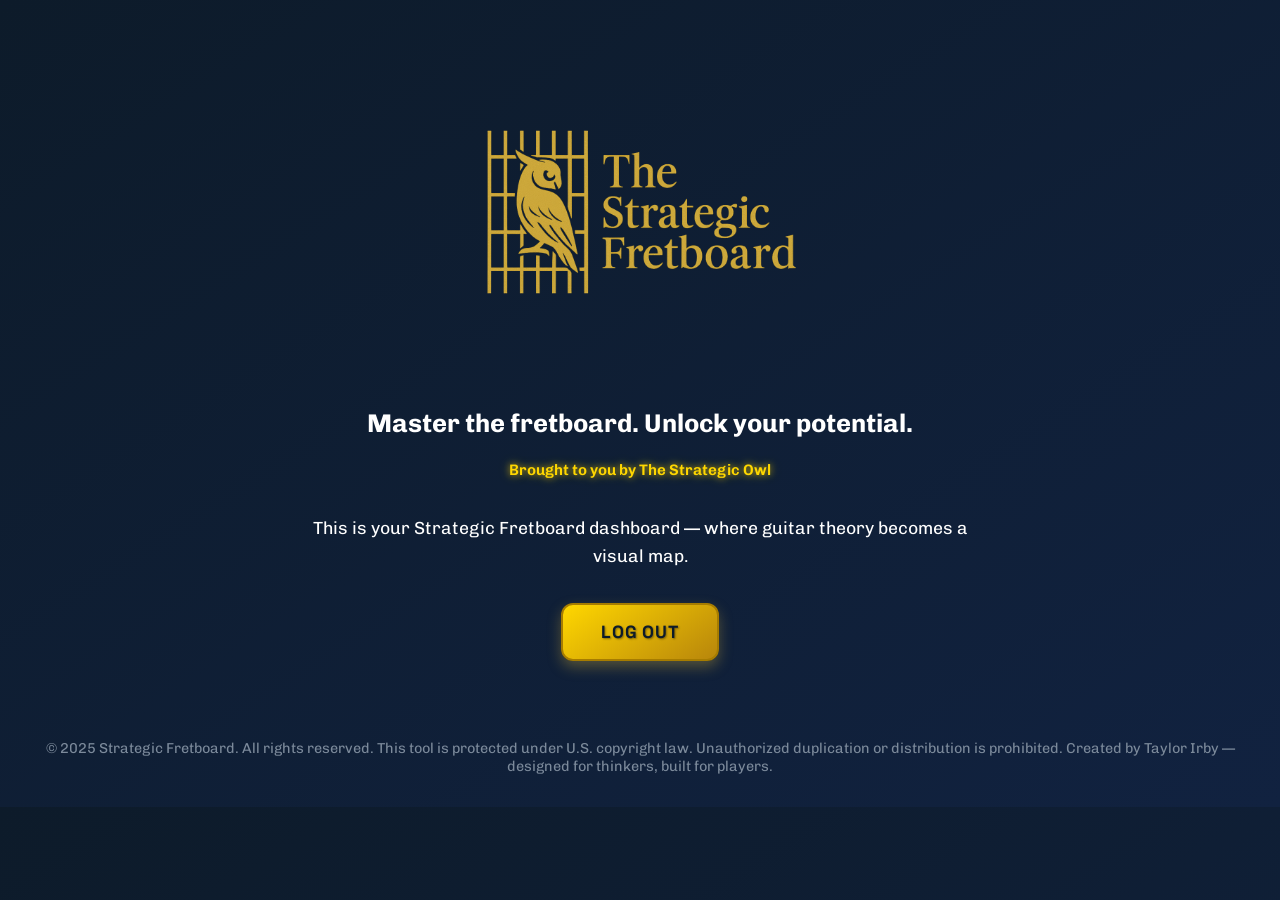
<file: home.html>
<!DOCTYPE html>
<html lang="en"> 
<head>
  <meta charset="UTF-8" />
  <meta name="viewport" content="width=device-width, initial-scale=1.0" />
  <title>Strategic Fretboard | Dashboard</title>
  <link href="https://fonts.googleapis.com/css2?family=Chivo:wght@400;700&family=Space+Grotesk:wght@400;600;700&display=swap" rel="stylesheet">
  <style>
    body {
      margin: 0;
      font-family: 'Chivo', sans-serif;
      background: linear-gradient(to bottom right, #0D1B2A, #112240); 
      color: #ffffff;
      text-align: center;
      padding: 2rem;
    }
    header {
      font-family: 'Space Grotesk', sans-serif;
      font-size: 2rem;
      margin-bottom: 0.5rem;
      color: #FFFFF0;
    }
    .tagline {
      font-size: 1.6rem;
      color: #ffffff;
      font-weight: 500;
      margin-bottom: 2rem;
    }
    p {
      max-width: 700px;
      margin: 1.5rem auto;
      line-height: 1.6;
      font-size: 1.1rem;
      color: #ffffff;
    }
    .cta {
      margin: 2rem 0;
    }
    .cta button {
      background: linear-gradient(145deg, #FFD700, #B8860B);
      color: #0D1B2A;
      border: 2px solid #A67C00;
      padding: 1rem 2.4rem;
      font-size: 1.1rem;
      font-weight: 800;
      font-family: 'Space Grotesk', sans-serif;
      border-radius: 12px;
      cursor: pointer;
      margin-bottom: 14px;
      box-shadow: 0 6px 14px rgba(212, 175, 55, 0.35);
      transition: all 0.25s ease;
      letter-spacing: 0.8px;
      text-transform: uppercase;
      text-shadow: 1px 1px 2px rgba(0, 0, 0, 0.4);
    }

    .cta button:hover {
      background: #FCD53F;
      transform: scale(1.04);
      box-shadow: 0 8px 18px rgba(255, 215, 0, 0.45);
    }
    .image-placeholder {
      width: 100%;
      max-width: 600px;
      height: 200px;
      margin: 2rem auto;
      background: repeating-linear-gradient(
        90deg,
        #444,
        #444 10%,
        #222 10%,
        #222 20%
      );
      display: flex;
      align-items: center;
      justify-content: center;
      color: #888;
      font-size: 1.2rem;
      border-radius: 8px;
      border: 1px solid #666;
      box-shadow: 0 0 10px rgba(0,0,0,0.3);
    }
    .image-preview {
      width: 100%;
      max-width: 600px;
      height: auto;
      margin: 2rem auto;
      border-radius: 8px;
      border: 1px solid #666;
      box-shadow: 0 0 10px rgba(0,0,0,0.3);
      display: block;
      animation: fadeIn 1.2s ease-in;
    }
    @keyframes fadeIn {
      from { opacity: 0; transform: translateY(20px); }
      to { opacity: 1; transform: translateY(0); }
    }
    footer {
      margin-top: 4rem;
      font-size: 0.9rem;
      color: #7C8A9B;
    }
    .logo-image {
      display: block;
      margin: 0 auto 1rem;
      width: 360px;
      max-width: 80vw;
      height: auto;
      object-fit: contain;
    }

    .strategic-owl-credit {
      margin-top: -12px;
      margin-bottom: 12px;
      font-size: 0.95rem;
      color: #bbb;
    }

    .strategic-owl-credit a {
      color: #FFD700;
      font-weight: 600;
      text-decoration: none;
      transition: color 0.3s;
      text-shadow: 0 0 6px rgba(255, 215, 0, 0.6), 0 0 12px rgba(255, 215, 0, 0.4);
    }

    .strategic-owl-credit a:hover {
      color: #FCD53F;
      text-shadow: 0 0 8px rgba(255, 215, 0, 0.8), 0 0 16px rgba(255, 215, 0, 0.6);
    }
  </style>
  <script src="https://identity.netlify.com/v1/netlify-identity-widget.js"></script>
  <script>
    // Mock subscribers.json data for simulation (if needed)
    // const mockSubscribers = {
    //   "irbytay@icloud.com": {
    //     "status": "active",
    //     "type": "trial"
    //   }
    // };

    // Show a loading message while validating
    document.addEventListener("DOMContentLoaded", () => {
      const fretLink = document.getElementById("fretboard-link");
      const stripeLink = document.getElementById("stripe-link");

      fretLink.style.display = "none";
      stripeLink.style.display = "none";

      netlifyIdentity.on("init", user => {
        if (!user) {
          window.location.href = "/";
          return;
        }

        const email = user.email;
        console.log("Logged in as:", user.email);

        // Fetch subscriber data from Supabase (encode email for URL safety)
        fetch(`https://gopyzkcmvkbusdnwjlbb.supabase.co/rest/v1/subscribers?email=eq.${encodeURIComponent(email)}`, {
          headers: {
            apikey: "eyJhbGciOiJIUzI1NiIsInR5cCI6IkpXVCJ9.eyJpc3MiOiJzdXBhYmFzZSIsInJlZiI6ImdvcHl6a2NtdmtidXNkbndqbGJiIiwicm9sZSI6ImFub24iLCJpYXQiOjE3NTExODc5MTAsImV4cCI6MjA2Njc2MzkxMH0.g_c2FGIGDgXi_zCA7_ZaIteVm2S_ZkUkB-CHkdBWxc8",
            Authorization: "Bearer eyJhbGciOiJIUzI1NiIsInR5cCI6IkpXVCJ9.eyJpc3MiOiJzdXBhYmFzZSIsInJlZiI6ImdvcHl6a2NtdmtidXNkbndqbGJiIiwicm9sZSI6ImFub24iLCJpYXQiOjE3NTExODc5MTAsImV4cCI6MjA2Njc2MzkxMH0.g_c2FGIGDgXi_zCA7_ZaIteVm2S_ZkUkB-CHkdBWxc8"
          }
        })
          .then(res => {
            if (!res.ok) throw new Error("Supabase query failed");
            return res.json();
          })
          .then(data => {
            console.log("Supabase subscriber query result:", data);
            const subscriber = data[0];
            console.log("🔍 Checking subscriber object for:", email);
            if (!subscriber) {
              console.warn("⚠️ No subscriber data found for this email.");
              //document.getElementById("error-message").textContent = "⚠️ No active subscription found for " + email;
              //document.getElementById("error-message").style.display = "block";
              stripeLink.style.display = "block";
            } else if (subscriber.status === "active") {
              console.log("✅ Subscription is active for:", email);
              if (subscriber.type === "trial") {
                console.log("🟡 User is on free trial.");
              } else if (subscriber.type === "paid") {
                console.log("🟢 User is a full subscriber.");
              }
              fretLink.style.display = "block";
              document.getElementById("fretboard2-link").style.display = "block";
              document.getElementById("apk-download").style.display = "block";
            } else {
              //document.getElementById("error-message").textContent = "⚠️ Subscription is not active for " + email;
              //document.getElementById("error-message").style.display = "block";
              stripeLink.style.display = "block";
            }
          })
          .catch(err => {
            console.error("Error checking subscription:", err);
            //document.getElementById("error-message").textContent = "⚠️ Unable to validate your subscription. Please try again.";
            //document.getElementById("error-message").style.display = "block";
            stripeLink.style.display = "block";
          });
      });

      netlifyIdentity.init();
      netlifyIdentity.on("logout", () => {
        window.location.href = "/index.html";
      });

      const urlParams = new URLSearchParams(window.location.search);
      const sessionId = urlParams.get("session_id");

      if (sessionId) {
        console.log("🔁 Stripe Checkout session ID returned:", sessionId);

        fetch("/.netlify/functions/validateStripeSession", {
          method: "POST",
          headers: { "Content-Type": "application/json" },
          body: JSON.stringify({ sessionId })
        })
        .then(res => res.json())
        .then(data => {
          if (!data || !data.email) {
            console.warn("⚠️ Stripe session could not be validated.");
            return;
          }

          const email = data.email;
          console.log("✅ Stripe email retrieved:", email);

          // Now write to Supabase
          fetch("https://gopyzkcmvkbusdnwjlbb.supabase.co/rest/v1/subscribers?on_conflict=email", {
            method: "POST",
            headers: {
              "Content-Type": "application/json",
              apikey: "eyJhbGciOiJIUzI1NiIsInR5cCI6IkpXVCJ9.eyJpc3MiOiJzdXBhYmFzZSIsInJlZiI6ImdvcHl6a2NtdmtidXNkbndqbGJiIiwicm9sZSI6ImFub24iLCJpYXQiOjE3NTExODc5MTAsImV4cCI6MjA2Njc2MzkxMH0.g_c2FGIGDgXi_zCA7_ZaIteVm2S_ZkUkB-CHkdBWxc8",
              Authorization: "Bearer eyJhbGciOiJIUzI1NiIsInR5cCI6IkpXVCJ9.eyJpc3MiOiJzdXBhYmFzZSIsInJlZiI6ImdvcHl6a2NtdmtidXNkbndqbGJiIiwicm9sZSI6ImFub24iLCJpYXQiOjE3NTExODc5MTAsImV4cCI6MjA2Njc2MzkxMH0.g_c2FGIGDgXi_zCA7_ZaIteVm2S_ZkUkB-CHkdBWxc8"
            },
            body: JSON.stringify({
              email: email,
              status: "active",
              type: "trial",
              joined: new Date().toISOString()
            })
          })
          .then(res => {
            if (!res.ok) throw new Error("Supabase insert failed");
            console.log("✅ Supabase record inserted/updated");

            // Re-check subscription and update visibility
            // Consolidated netlifyIdentity.on("init") logic here to avoid double initialization
            netlifyIdentity.on("init", user => {
              if (!user) return;

              const email = user.email;

              fetch(`https://gopyzkcmvkbusdnwjlbb.supabase.co/rest/v1/subscribers?email=eq.${encodeURIComponent(email)}`, {
                headers: {
                  apikey: "eyJhbGciOiJIUzI1NiIsInR5cCI6IkpXVCJ9.eyJpc3MiOiJzdXBhYmFzZSIsInJlZiI6ImdvcHl6a2NtdmtidXNkbndqbGJiIiwicm9sZSI6ImFub24iLCJpYXQiOjE3NTExODc5MTAsImV4cCI6MjA2Njc2MzkxMH0.g_c2FGIGDgXi_zCA7_ZaIteVm2S_ZkUkB-CHkdBWxc8",
                  Authorization: "Bearer eyJhbGciOiJIUzI1NiIsInR5cCI6IkpXVCJ9.eyJpc3MiOiJzdXBhYmFzZSIsInJlZiI6ImdvcHl6a2NtdmtidXNkbndqbGJiIiwicm9sZSI6ImFub24iLCJpYXQiOjE3NTExODc5MTAsImV4cCI6MjA2Njc2MzkxMH0.g_c2FGIGDgXi_zCA7_ZaIteVm2S_ZkUkB-CHkdBWxc8"
                }
              })
              .then(res => res.json())
              .then(data => {
                const subscriber = data[0];
                if (subscriber && subscriber.status === "active") {
                  document.getElementById("fretboard-link").style.display = "block";
                  document.getElementById("fretboard2-link").style.display = "block";
                  document.getElementById("apk-download").style.display = "block";
                  console.log("🎯 Fretboard access granted after post-checkout validation.");
                }
              })
              .catch(err => {
                console.error("Revalidation error:", err);
              });
            });
          })
          .catch(err => {
            console.error("❌ Supabase write failed:", err);
          });
        })
        .catch(err => {
          console.error("❌ Failed to verify Stripe session:", err);
        });
      }
    });
  </script>
</head>
<body>
  <img src="logo.png" alt="Strategic Fretboard Logo" class="logo-image" />
  <div class="tagline"><strong>Master the fretboard. Unlock your potential.</strong></div>
  <p class="strategic-owl-credit">
    <a href="https://thestrategicowl.com" target="_blank" rel="noopener noreferrer">Brought to you by The Strategic Owl</a>
  </p>

  <div class="cta">
    <div id="apk-download" style="display:none;">
      <a href="app-release.apk" download>
        <button>📲 Download for Android (.apk)</button>
      </a>
      <p style="font-size: 0.9rem; color: #ccc; margin-top: 6px;">
        For Android users: You may need to allow installs from unknown sources in your phone’s settings after downloading.
      </p>
    </div>

    <p>This is your Strategic Fretboard dashboard — where guitar theory becomes a visual map.</p>

    <div class="cta">
      <div id="fretboard-link" style="display:none;">
        <p style="font-size: 1rem; color: #a0ffa0;">✅ Access confirmed. Explore your fretboard tools below.</p>
        <a href="/fretboard.html">
          <button>Access Fretboard 1.0</button>
        </a>
        <p style="font-size: 0.9rem; color: #ccc; margin-top: 4px;">Classic scale view with core note display.</p>
      </div>
      <div id="fretboard2-link" style="display:none;">
        <a href="/fretboard2.html">
          <button>Access Fretboard 2.0</button>
        </a>
        <p style="font-size: 0.9rem; color: #ccc; margin-top: 4px;">Enhanced explorer with intervals, formulas, and tuning control.</p>
      </div>
      <div id="stripe-link" style="display:none;">
        <p style="font-size: 1rem; color: #ffccaa;">Not seeing access yet? If you’ve already made a purchase, please <a href="mailto:team@strategicfretboard.com?subject=Access Activation Request" style="color:#FFD700; text-decoration:underline;">send me an email</a> with the email you used at checkout. I’ll get you set up as soon as possible.</p>
        <button onclick="startStripeCheckout()">Unlock Full Access – $12.99</button>
      </div>
      <div>
        <button onclick="netlifyIdentity.logout()" class="cta-button">Log Out</button>
      </div>
    </div>
  </div>

  <footer>
    © 2025 Strategic Fretboard. All rights reserved. This tool is protected under U.S. copyright law. Unauthorized duplication or distribution is prohibited. Created by Taylor Irby — designed for thinkers, built for players.
  </footer>
  <script>
    function startStripeCheckout() {
      window.location.href = "https://buy.stripe.com/8x28wPbJh7ph182dQtdwc03";
    }
  </script>

<script>
  function syncCurrentUserToSupabase() {
    const user = netlifyIdentity.currentUser();
    if (!user) {
      alert("No user is currently logged in.");
      return;
    }

    const email = user.email;
    const joined = new Date().toISOString();

    fetch("https://gopyzkcmvkbusdnwjlbb.supabase.co/rest/v1/subscribers?on_conflict=email", {
      method: "POST",
      headers: {
        "Content-Type": "application/json",
        apikey: "eyJhbGciOiJIUzI1NiIsInR5cCI6IkpXVCJ9.eyJpc3MiOiJzdXBhYmFzZSIsInJlZiI6ImdvcHl6a2NtdmtidXNkbndqbGJiIiwicm9sZSI6ImFub24iLCJpYXQiOjE3NTExODc5MTAsImV4cCI6MjA2Njc2MzkxMH0.g_c2FGIGDgXi_zCA7_ZaIteVm2S_ZkUkB-CHkdBWxc8",
        Authorization: "Bearer eyJhbGciOiJIUzI1NiIsInR5cCI6IkpXVCJ9.eyJpc3MiOiJzdXBhYmFzZSIsInJlZiI6ImdvcHl6a2NtdmtidXNkbndqbGJiIiwicm9sZSI6ImFub24iLCJpYXQiOjE3NTExODc5MTAsImV4cCI6MjA2Njc2MzkxMH0.g_c2FGIGDgXi_zCA7_ZaIteVm2S_ZkUkB-CHkdBWxc8"
      },
      body: JSON.stringify({
        email: email,
        status: "active",
        type: "manual-sync",
        joined: joined
      })
    })
    .then(res => {
      if (!res.ok) throw new Error("Supabase sync failed");
      alert("✅ User synced to Supabase!");
    })
    .catch(err => {
      console.error("Supabase sync error:", err);
      alert("❌ Failed to sync user.");
    });
  }
</script>
</body>
</html>
</file>
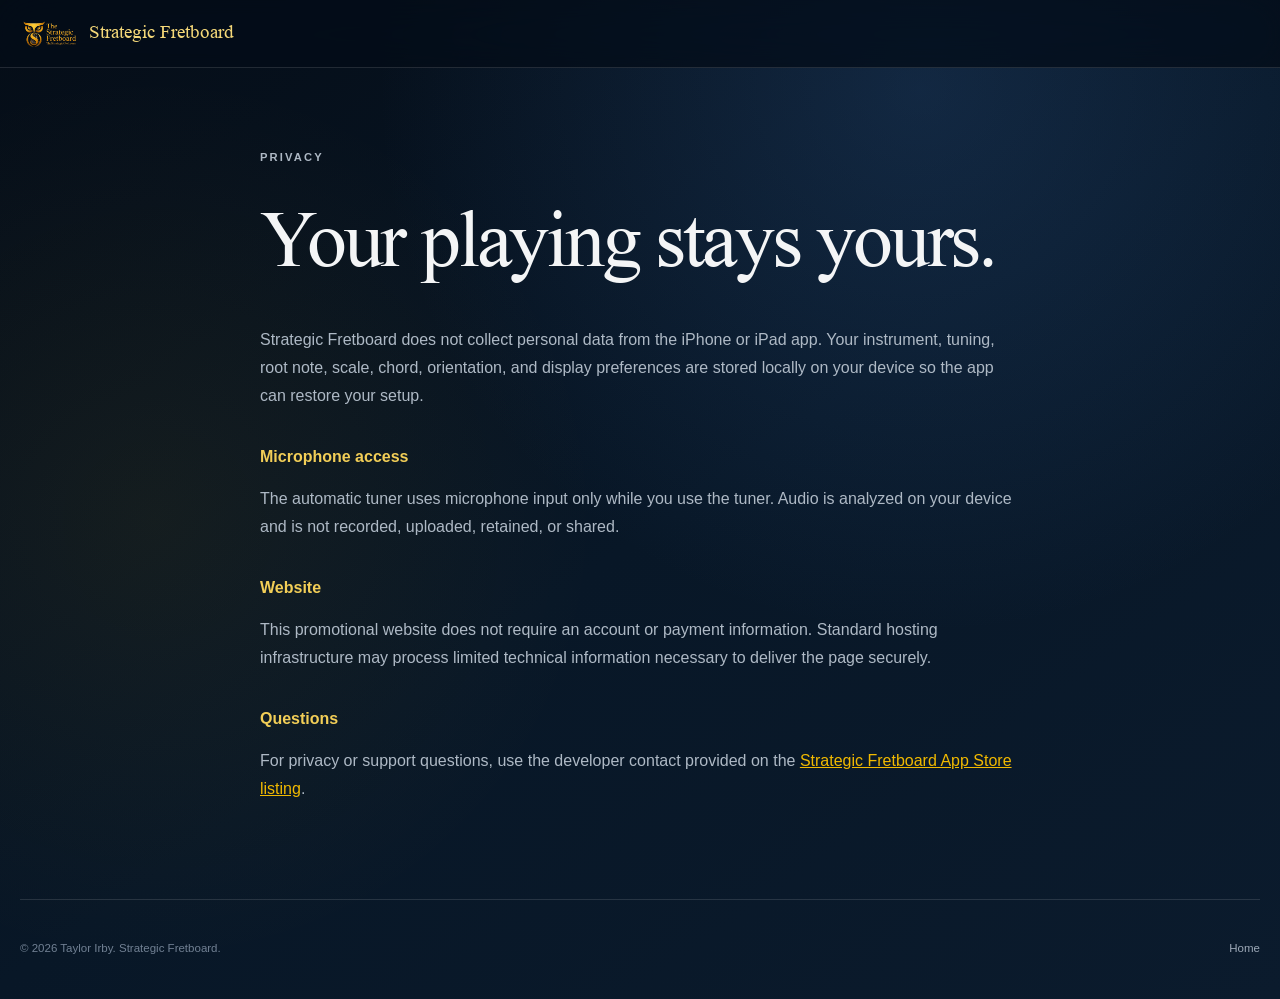
<file: privacy.html>
<!DOCTYPE html><html lang="en"><head><meta charset="UTF-8"/><meta name="viewport" content="width=device-width, initial-scale=1.0"/><title>Privacy | Strategic Fretboard</title><meta name="description" content="Strategic Fretboard privacy policy."/><meta name="theme-color" content="#081727"/><link rel="icon" type="image/png" href="assets/images/strategic-fretboard-logo.png"/><link rel="stylesheet" href="assets/css/fretboard.css?v=20261022-1"/><style>.privacy{width:min(calc(100% - 40px),760px);min-height:calc(100vh - 168px);margin:0 auto;padding:80px 0}.privacy h1{margin:12px 0 26px;font-family:"Owl Times",Georgia,serif;font-size:clamp(2.7rem,7vw,5rem);font-weight:400;letter-spacing:-.04em}.privacy h2{margin:35px 0 8px;color:#f2ce57;font-size:1rem}.privacy p{color:#aeb9c5;line-height:1.75}.privacy a{color:#f1b900}</style></head><body><header class="site-header"><a class="brand" href="index.html"><img src="assets/images/strategic-fretboard-logo.png" alt="" width="1774" height="887"/><span>Strategic Fretboard</span></a></header><main class="privacy"><p class="eyebrow">Privacy</p><h1>Your playing stays yours.</h1><p>Strategic Fretboard does not collect personal data from the iPhone or iPad app. Your instrument, tuning, root note, scale, chord, orientation, and display preferences are stored locally on your device so the app can restore your setup.</p><h2>Microphone access</h2><p>The automatic tuner uses microphone input only while you use the tuner. Audio is analyzed on your device and is not recorded, uploaded, retained, or shared.</p><h2>Website</h2><p>This promotional website does not require an account or payment information. Standard hosting infrastructure may process limited technical information necessary to deliver the page securely.</p><h2>Questions</h2><p>For privacy or support questions, use the developer contact provided on the <a href="https://apps.apple.com/us/app/strategic-fretboard/id6748248874">Strategic Fretboard App Store listing</a>.</p></main><footer><p>© 2026 Taylor Irby. Strategic Fretboard.</p><nav><a href="index.html">Home</a></nav></footer></body></html>
</file>
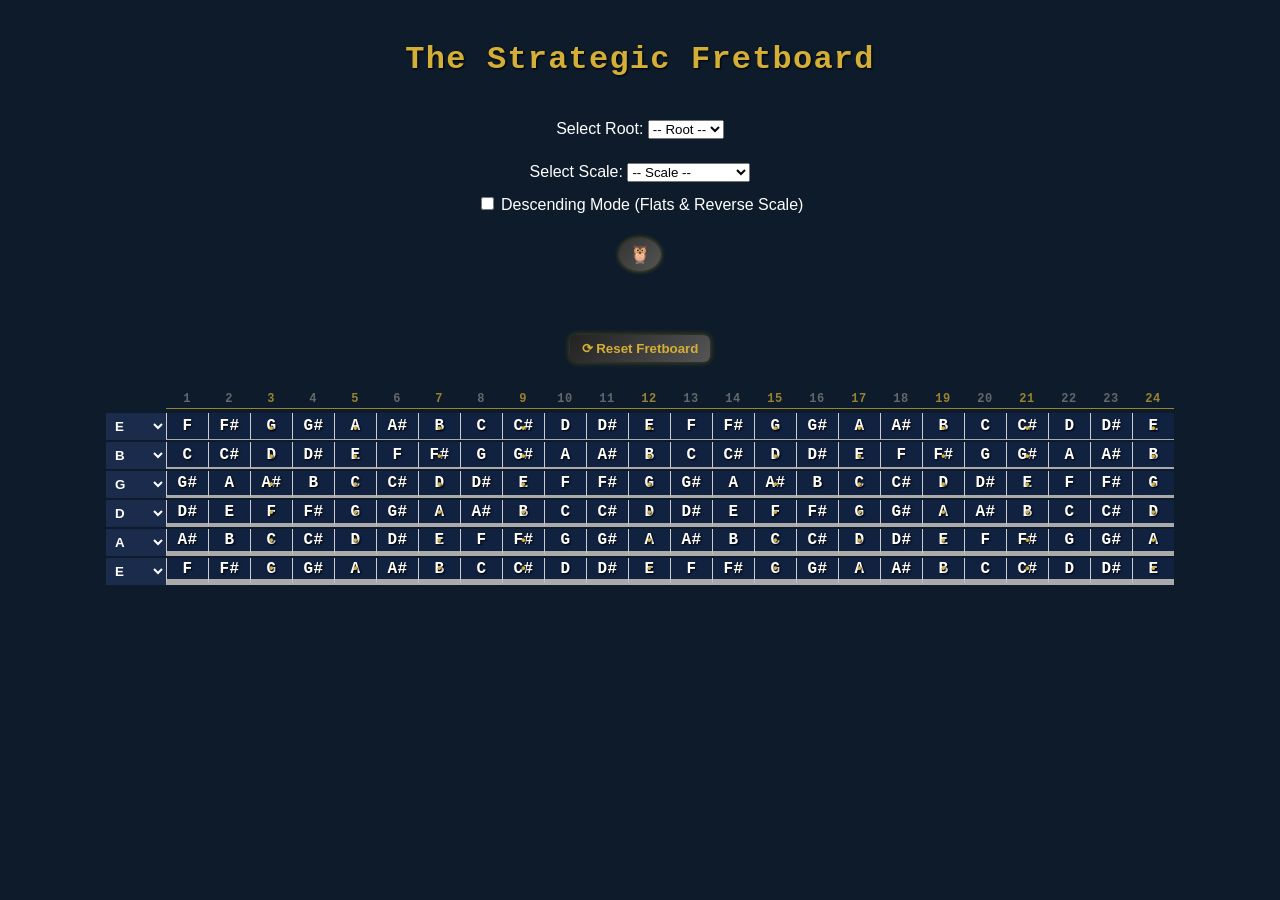
<file: test.html>
<!DOCTYPE html>
<html lang="en">
<head>
  <meta charset="UTF-8" />
  <meta name="viewport" content="width=device-width, initial-scale=1.0" />
  <title>The Strategic Fretboard</title>
  <style>
    :root {
      --fret-color: #ccc;
      --string-color: #aaa;
      --note-bg: #112240;
      --note-text: #fff;
      --highlight-color: #D4AF37;
    }

    body {
      margin: 0;
      font-family: sans-serif;
      background-color: #0D1B2A;
      color: var(--note-text);
      display: flex;
      flex-direction: column;
      align-items: center;
      padding: 20px;
    }

    h1 {
      margin-bottom: 30px;
      font-size: 2rem;
      color: var(--highlight-color);
      font-family: 'Courier New', monospace;
      letter-spacing: 1.2px;
      text-shadow: 1px 1px 2px #000;
    }

    .fretboard-scroll-container {
      overflow-x: auto;
      width: 100%;
    }

    .fretboard-wrapper {
      display: flex;
      flex-direction: column;
      align-items: center;
      margin-left: auto;
      margin-right: auto;
      width: fit-content;
    }

    .fretboard {
      display: flex;
      flex-direction: column;
      gap: 2px;
      background: transparent;
    }

    .string-row {
      display: grid;
      grid-template-columns: 60px repeat(24, 42px);
    }

    .string-label {
      display: flex;
      align-items: center;
      justify-content: center;
      font-weight: bold;
      background: #1A2B4C;
      color: var(--highlight-color);
    }

    .note-cell {
      border-left: 1px solid var(--fret-color);
      border-bottom: 2px solid var(--string-color);
      display: flex;
      align-items: center;
      justify-content: center;
      background: var(--note-bg);
      color: var(--note-text);
      font-size: 1rem;
      font-weight: bold;
      position: relative;
      white-space: pre-line;
      font-family: 'Courier New', Courier, monospace;
      letter-spacing: 0.5px;
      text-shadow: 1px 1px 2px #000;
    }

    .interval-R {
      background-color: #2e7031; /* dim green */
    }

    .interval-M3, .interval-m3 {
      background-color: #3e4c75; /* dim blue */
    }

    .interval-P5 {
      background-color: #704c2e; /* dim brown/orange */
    }

    .interval-M7, .interval-m7 {
      background-color: #553770; /* dim violet */
    }

    .fret-marker {
      position: absolute;
      bottom: 3px;
      left: 50%;
      transform: translateX(-50%);
      font-size: 0.75rem;
      color: var(--highlight-color);
    }

    select.tuning-select {
      width: 60px;
      background: #1A2B4C;
      color: white;
      border: none;
      padding: 5px;
      font-weight: bold;
    }

    @media (max-width: 768px) {
      .note-cell {
        width: 36px;
        height: 36px;
        font-size: 0.7rem;
      }
      .fret-numbers {
        margin-top: -6px;
        margin-bottom: 2px;
        padding-left: 4px;
        padding-right: 4px;
        overflow-x: auto;
      }
      .fretboard-scroll-container {
        padding-bottom: 8px;
      }
      .fretboard-wrapper {
        margin-top: 0;
      }
    }

    .fret-numbers {
      display: grid;
      grid-template-columns: 60px repeat(24, 42px);
      margin-bottom: 0;
      margin-top: 0;
      padding: 0 0 4px 0;
      color: var(--highlight-color);
      font-size: 0.75rem;
      font-weight: bold;
      text-align: center;
      font-family: 'Courier New', monospace;
      letter-spacing: 0.5px;
      overflow-x: auto;
    }

    .fret-numbers span {
      padding: 2px 0;
      border-bottom: 1px solid var(--highlight-color);
      opacity: 0.7;
      color: #888;
    }

    .fret-numbers span:first-child {
      background: transparent;
      border: none;
    }

    .fret-numbers .dot-fret {
      color: var(--highlight-color);
      font-weight: bold;
    }

    /* Visually simulate thicker string lines for realism */
    .string-row:nth-child(1) .note-cell { border-bottom: 1px solid var(--string-color); }
    .string-row:nth-child(2) .note-cell { border-bottom: 2px solid var(--string-color); }
    .string-row:nth-child(3) .note-cell { border-bottom: 3px solid var(--string-color); }
    .string-row:nth-child(4) .note-cell { border-bottom: 4px solid var(--string-color); }
    .string-row:nth-child(5) .note-cell { border-bottom: 5px solid var(--string-color); }
    .string-row:nth-child(6) .note-cell { border-bottom: 6px solid var(--string-color); }

    /* Reset button alignment */
    .reset-container {
      width: 100%;
      display: flex;
      justify-content: center;
      margin-top: 24px;
      margin-bottom: 28px;
      z-index: 1;
    }

    @media (max-width: 768px) {
      .reset-container {
        justify-content: center;
        padding-right: 0;
        margin-top: 24px;
        margin-bottom: 28px;
      }
    }

    #reset-fretboard {
      position: relative;
      padding: 6px 12px;
      background: linear-gradient(135deg, #222, #555);
      color: var(--highlight-color);
      border: none;
      border-radius: 6px;
      font-weight: bold;
      cursor: pointer;
      box-shadow: 0 0 6px rgba(255, 215, 0, 0.3);
      transition: background 0.3s;
    }
    .help-icon-container {
  position: relative;
  display: flex;
  justify-content: center;
  margin: 12px auto;
  z-index: 5;
}

.help-icon {
  background: linear-gradient(135deg, #333, #555);
  color: var(--highlight-color);
  padding: 6px 10px;
  border-radius: 50%;
  font-size: 1.1rem;
  font-weight: bold;
  cursor: pointer;
  text-align: center;
  box-shadow: 0 0 5px rgba(255, 215, 0, 0.4);
  user-select: none;
}

.help-tooltip {
  visibility: hidden;
  opacity: 0;
  width: 240px;
  background-color: #1a1a1a;
  color: #eee;
  text-align: left;
  border-radius: 6px;
  padding: 12px;
  position: absolute;
  top: 40px;
  left: 50%;
  transform: translateX(-50%);
  z-index: 10;
  transition: opacity 0.3s ease;
  font-size: 0.75rem;
  line-height: 1.4;
  box-shadow: 0 0 6px rgba(255, 215, 0, 0.2);
  white-space: normal;
  max-width: 90vw;
}

.help-icon:hover + .help-tooltip,
.help-icon:focus + .help-tooltip {
  visibility: visible;
  opacity: 1;
}
  </style>
</head>
<body>
   <h1>The Strategic Fretboard</h1>
  
  <label style="margin: 12px 0;">
    Select Root:
    <select id="root-select">
      <option value="">-- Root --</option>
      <option value="A">A</option>
      <option value="Bb">Bb</option>
      <option value="B">B</option>
      <option value="C">C</option>
      <option value="C#">C#</option>
      <option value="D">D</option>
      <option value="Eb">Eb</option>
      <option value="E">E</option>
      <option value="F">F</option>
      <option value="F#">F#</option>
      <option value="G">G</option>
      <option value="Ab">Ab</option>
    </select>
  </label>
  <label style="margin: 12px 0;">
    Select Scale:
    <select id="scale-type-select">
      <option value="">-- Scale --</option>
      <option value="Major">Major</option>
      <option value="Minor">Minor</option>
      <option value="Harmonic Minor">Harmonic Minor</option>
      <option value="Melodic Minor">Melodic Minor</option>
      <option value="Pentatonic Major">Pentatonic Major</option>
      <option value="Pentatonic Minor">Pentatonic Minor</option>
      <option value="Blues">Blues</option>
      <option value="Dorian">Dorian</option>
      <option value="Phrygian">Phrygian</option>
      <option value="Lydian">Lydian</option>
      <option value="Mixolydian">Mixolydian</option>
      <option value="Locrian">Locrian</option>
      <option value="Whole Tone">Whole Tone</option>
      <option value="Chromatic">Chromatic</option>
    </select>
  </label>
  <label style="margin-bottom: 12px;">
    <input type="checkbox" id="accidental-toggle" />
    Descending Mode (Flats & Reverse Scale)
  </label>
  <div class="help-icon-container">
  <div class="help-icon" tabindex="0">🦉</div>
  <div class="help-tooltip">
    <strong>How to Use:</strong><br>
    1. Select Root & Scale<br>
    2. Toggle Descending Mode (flats)<br>
    3. Adjust tuning (left side)<br>
    4. Notes highlight as:<br>
    &nbsp;&nbsp;&nbsp;• <span style="color:#2e7031;">R</span> = Root<br>
    &nbsp;&nbsp;&nbsp;• <span style="color:#3e4c75;">M3/m3</span> = Major/Minor 3rd<br>
    &nbsp;&nbsp;&nbsp;• <span style="color:#704c2e;">P5</span> = Perfect 5th<br>
    &nbsp;&nbsp;&nbsp;• <span style="color:#553770;">M7/m7</span> = Major/Minor 7th<br>
    5. Click “Reset Fretboard” to start fresh
  </div>
</div>
  <div id="step-info" style="margin: 12px 0 6px; font-size: 0.9rem; color: #fff;"></div>
  <div id="scale-steps" style="margin: 0 0 10px; font-size: 0.85rem; color: #aaa;"></div>
  <div id="scale-sequence" style="margin: 4px 0 12px; font-size: 0.85rem; color: #ddd;"></div>
  <div class="reset-container" style="margin-top: 8px;">
    <button id="reset-fretboard">⟳ Reset Fretboard</button>
  </div>
  <div class="fretboard-scroll-container">
    <div class="fretboard-wrapper">
      <div class="fret-numbers"></div>
      <div class="fretboard" id="fretboard"></div>
    </div>
  </div>
  <div id="selected-chord" style="margin-top: 20px; font-size: 1.1rem; color: var(--highlight-color); font-weight: bold;"></div>

  <script>
    const SHARP_NOTES = ['C', 'C#', 'D', 'D#', 'E', 'F', 'F#', 'G', 'G#', 'A', 'A#', 'B'];
    const FLAT_NOTES  = ['C', 'Db', 'D', 'Eb', 'E', 'F', 'Gb', 'G', 'Ab', 'A', 'Bb', 'B'];
    const standardTuning = ['E', 'B', 'G', 'D', 'A', 'E'];
    const numFrets = 24;

    const SCALE_PATTERNS = {
      "Major": [0, 2, 4, 5, 7, 9, 11],
      "Minor": [0, 2, 3, 5, 7, 8, 10],
      "Harmonic Minor": [0, 2, 3, 5, 7, 8, 11],
      "Melodic Minor": [0, 2, 3, 5, 7, 9, 11],
      "Pentatonic Major": [0, 2, 4, 7, 9],
      "Pentatonic Minor": [0, 3, 5, 7, 10],
      "Blues": [0, 3, 5, 6, 7, 10],
      "Dorian": [0, 2, 3, 5, 7, 9, 10],
      "Phrygian": [0, 1, 3, 5, 7, 8, 10],
      "Lydian": [0, 2, 4, 6, 7, 9, 11],
      "Mixolydian": [0, 2, 4, 5, 7, 9, 10],
      "Locrian": [0, 1, 3, 5, 6, 8, 10],
      "Whole Tone": [0, 2, 4, 6, 8, 10],
      "Chromatic": [0, 1, 2, 3, 4, 5, 6, 7, 8, 9, 10, 11]
    };

    const fretboardEl = document.getElementById("fretboard");

    function createTuningSelect(stringIndex, defaultNote) {
      const useFlats = document.getElementById("accidental-toggle")?.checked;
      const ALL_NOTES = useFlats ? FLAT_NOTES : SHARP_NOTES;

      const select = document.createElement("select");
      select.className = "tuning-select";
      select.dataset.string = stringIndex;

      while (select.firstChild) select.removeChild(select.firstChild);

      ALL_NOTES.forEach(note => {
        const opt = document.createElement("option");
        opt.value = note;
        opt.textContent = note;
        if (note === defaultNote) opt.selected = true;
        select.appendChild(opt);
      });
      select.addEventListener("change", () => {
        standardTuning[stringIndex] = select.value;
        renderFretboard();
      });
      return select;
    }

    function getNoteAt(startNote, fret) {
      const useFlats = document.getElementById("accidental-toggle")?.checked;
      const ALL_NOTES = useFlats ? FLAT_NOTES : SHARP_NOTES;

      const startIndex = ALL_NOTES.indexOf(startNote);
      return ALL_NOTES[(startIndex + fret) % 12];
    }

    // Chord shapes dictionary (root + type as key)
    const CHORD_SHAPES = {
      "A Major": {
        e: "---0--- (E)",
        B: "---2--- (C#/Db)",
        G: "---2--- (A)",
        D: "---2--- (E)",
        A: "---0--- (A)",
        E: "---Muted"
      },
      "A Minor": {
        e: "---0--- (E)",
        B: "---1--- (C)",
        G: "---2--- (A)",
        D: "---2--- (E)",
        A: "---0--- (A)",
        E: "---Muted"
      },
      "B Major": {
        e: "---2--- (F#/Gb)",
        B: "---4--- (D#/Eb)",
        G: "---4--- (B)",
        D: "---4--- (F#/Gb)",
        A: "---2--- (B)",
        E: "---Muted"
      },
      "B Minor": {
        e: "---2--- (F#/Gb)",
        B: "---3--- (D)",
        G: "---4--- (B)",
        D: "---4--- (F#/Gb)",
        A: "---2--- (B)",
        E: "---Muted"
      },
      "C Major": {
        e: "---0--- (E)",
        B: "---1--- (C)",
        G: "---0--- (G)",
        D: "---2--- (E)",
        A: "---3--- (C)",
        E: "---Muted"
      },
      "C Minor": {
        e: "---3--- (G)",
        B: "---4--- (D#/Eb)",
        G: "---5--- (C)",
        D: "---5--- (G)",
        A: "---3--- (C)",
        E: "---Muted"
      },
      "D Major": {
        e: "---2--- (F#/Gb)",
        B: "---3--- (D)",
        G: "---2--- (A)",
        D: "---0--- (D)",
        A: "---Muted",
        E: "---Muted"
      },
      "D Minor": {
        e: "---1--- (F)",
        B: "---3--- (D)",
        G: "---2--- (A)",
        D: "---0--- (D)",
        A: "---Muted",
        E: "---Muted"
      },
      "E Major": {
        e: "---0--- (E)",
        B: "---0--- (B)",
        G: "---1--- (G#/Ab)",
        D: "---2--- (E)",
        A: "---2--- (B)",
        E: "---0--- (E)"
      },
      "E Minor": {
        e: "---0--- (E)",
        B: "---0--- (B)",
        G: "---0--- (G)",
        D: "---2--- (E)",
        A: "---2--- (B)",
        E: "---0--- (E)"
      },
      "F Major": {
        e: "---1--- (F)",
        B: "---1--- (C)",
        G: "---2--- (A)",
        D: "---3--- (F)",
        A: "---3--- (C)",
        E: "---1--- (F)"
      },
      "F Minor": {
        e: "---1--- (F)",
        B: "---1--- (C)",
        G: "---1--- (G#/Ab)",
        D: "---3--- (F)",
        A: "---3--- (C)",
        E: "---1--- (F)"
      },
      "G Major": {
        e: "---3--- (G)",
        B: "---3--- (D)",
        G: "---0--- (G)",
        D: "---0--- (D)",
        A: "---2--- (B)",
        E: "---3--- (G)"
      },
      "G Minor": {
        e: "---3--- (G)",
        B: "---3--- (D)",
        G: "---3--- (G#/Ab)",
        D: "---5--- (G)",
        A: "---5--- (D)",
        E: "---3--- (G)"
      }
    };

    function renderFretboard() {
      fretboardEl.innerHTML = "";

      const fretNumContainer = document.querySelector(".fret-numbers");
      fretNumContainer.innerHTML = "";
      fretNumContainer.appendChild(document.createElement("span")); // spacer for tuning column
      for (let fret = 1; fret <= numFrets; fret++) {
        const label = document.createElement("span");
        label.textContent = fret;
        if ([3, 5, 7, 9, 12, 15, 17, 19, 21, 24].includes(fret)) {
          label.classList.add("dot-fret");
        }
        fretNumContainer.appendChild(label);
      }

      const useFlats = document.getElementById("accidental-toggle")?.checked;
      const rootNote = document.getElementById("root-select")?.value;
      const scaleType = document.getElementById("scale-type-select")?.value;
      const scaleIntervals = SCALE_PATTERNS[scaleType] || null;

      const stepInfo = document.getElementById("step-info");
      const stepDisplay = document.getElementById("scale-steps");
      if (scaleIntervals && rootNote) {
        const ALL_NOTES = useFlats ? FLAT_NOTES : SHARP_NOTES;
        const rootIndex = ALL_NOTES.indexOf(rootNote);
        const intervalNames = {
          0: 'R', 1: 'm2', 2: 'M2', 3: 'm3', 4: 'M3', 5: 'P4',
          6: 'TT', 7: 'P5', 8: 'm6', 9: 'M6', 10: 'm7', 11: 'M7'
        };
        const finalIntervals = scaleIntervals;

        const labeledSteps = finalIntervals.map((interval, idx) => {
          const useDescending = useFlats && interval !== 0;
          const noteIndex = useDescending
            ? (rootIndex - interval + 12) % 12
            : (rootIndex + interval) % 12;
          const note = ALL_NOTES[noteIndex];
          const label = intervalNames[interval];
          const className = `interval-${label}`;
          return `<span class="${className}" style="padding: 2px 6px; margin-right: 4px; border-radius: 4px; display: inline-block;">${note} (${label})</span>`;
        });
        stepInfo.innerHTML = `Notes in ${rootNote} ${scaleType} scale: ${labeledSteps.join(" ")}`;
        if (scaleIntervals.length > 1) {
          const steps = scaleIntervals.slice(1).map((val, idx) => val - scaleIntervals[idx]);
          stepDisplay.textContent = `Steps: ${steps.join(" ")}`;
        } else {
          stepDisplay.textContent = "";
        }
        // (Scale sequence display removed)
      } else {
        stepInfo.innerHTML = "";
        document.getElementById("scale-steps").textContent = "";
        // document.getElementById("scale-sequence").textContent = "";
      }

      for (let string = 0; string < 6; string++) {
        const tuning = document.querySelector(`select[data-string='${string}']`);
        const tuningNote = tuning ? tuning.value : standardTuning[string];

        const row = document.createElement("div");
        row.className = "string-row";

        const tuningSelect = createTuningSelect(string, tuningNote);
        row.appendChild(tuningSelect);

        for (let fret = 1; fret <= numFrets; fret++) {
          const cell = document.createElement("div");
          cell.className = "note-cell";
          const note = getNoteAt(tuningNote, fret);
          
          const ALL_NOTES = useFlats ? FLAT_NOTES : SHARP_NOTES;
          const rootIndex = ALL_NOTES.indexOf(rootNote);
          const noteIndex = ALL_NOTES.indexOf(note);
          const semitoneFromRoot = useFlats
            ? (rootIndex - noteIndex + 12) % 12
            : (noteIndex - rootIndex + 12) % 12;

          let showNote = true;
          if (scaleIntervals && rootNote) {
            showNote = scaleIntervals.includes(semitoneFromRoot);
          }

          if (showNote && scaleIntervals && rootNote) {
            const intervalNames = {
              0: 'R', 1: 'm2', 2: 'M2', 3: 'm3', 4: 'M3', 5: 'P4',
              6: 'TT', 7: 'P5', 8: 'm6', 9: 'M6', 10: 'm7', 11: 'M7'
            };
            const intervalName = intervalNames[semitoneFromRoot];
            cell.textContent = `${note}\n${intervalName}`;
            if (intervalName) cell.classList.add(`interval-${intervalName}`);
          } else {
            cell.textContent = showNote ? note : "";
          }

          if ([3, 5, 7, 9, 12, 15, 17, 19, 21, 24].includes(fret)) {
            const dot = document.createElement("div");
            dot.className = "fret-marker";
            dot.textContent = "•";
            cell.appendChild(dot);
          }

          row.appendChild(cell);
        }

        fretboardEl.appendChild(row);
      }

      // Show the selected chord/scale name below the fretboard, or display chord shape if available
      const selectedChordEl = document.getElementById("selected-chord");
      const chordKey = `${rootNote} ${scaleType}`;
      if (rootNote && scaleType && CHORD_SHAPES[chordKey]) {
        const shape = CHORD_SHAPES[chordKey];
        const formatLine = (string, value) => {
          return `${string}|${value}`;
        };
        selectedChordEl.innerHTML =
          `<pre style="font-size: 1rem; font-family: 'Courier New', monospace; color: var(--highlight-color); background-color: #111; padding: 12px; border-radius: 8px; line-height: 1.5;">
${formatLine("e", shape.e)}
${formatLine("B", shape.B)}
${formatLine("G", shape.G)}
${formatLine("D", shape.D)}
${formatLine("A", shape.A)}
${formatLine("E", shape.E)}
</pre>`;
      } else if (rootNote && scaleType) {
        selectedChordEl.textContent = `Selected: ${rootNote} ${scaleType} scale`;
      } else {
        selectedChordEl.textContent = "";
      }
    }

    document.getElementById("accidental-toggle").addEventListener("change", renderFretboard);
    document.getElementById("root-select").addEventListener("change", renderFretboard);
    document.getElementById("scale-type-select").addEventListener("change", renderFretboard);

    renderFretboard();

    // Add reset button functionality
    document.getElementById("reset-fretboard").addEventListener("click", () => {
      document.getElementById("root-select").selectedIndex = 0;
      document.getElementById("scale-type-select").selectedIndex = 0;
      document.getElementById("accidental-toggle").checked = false;
      renderFretboard();
    });
  </script>
</body>
</html>
</file>
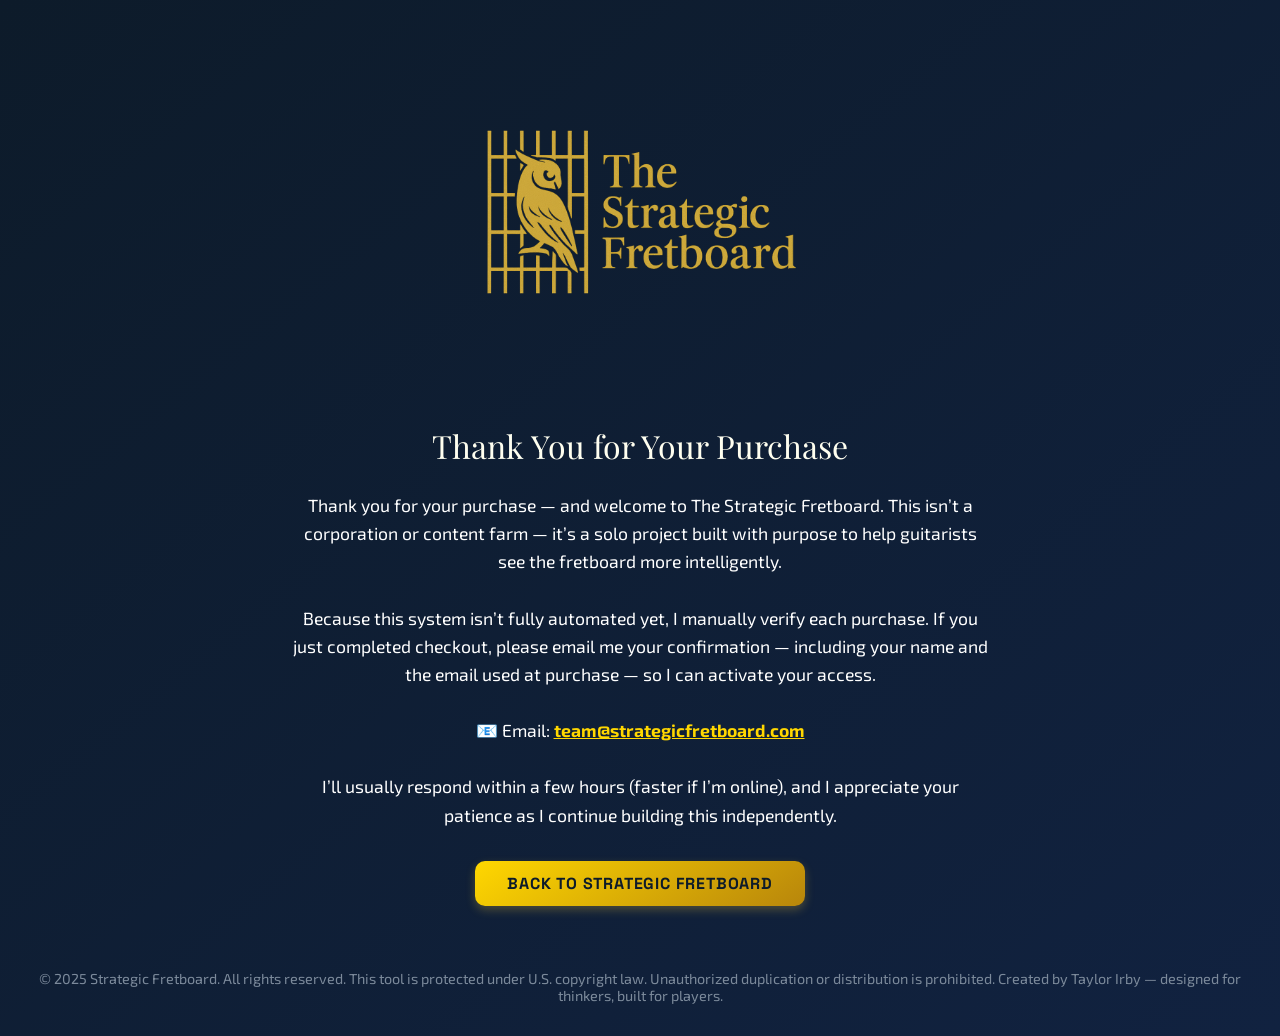
<file: thankyou.html>
<!DOCTYPE html>
<html lang="en"> 
<head>
  <meta charset="UTF-8" />
  <meta name="viewport" content="width=device-width, initial-scale=1.0" />
  <title>Thank You | Strategic Fretboard</title>
  <link href="https://fonts.googleapis.com/css2?family=Chivo:wght@400;700&family=Space+Grotesk:wght@400;600;700&display=swap" rel="stylesheet">
  <link href="https://fonts.googleapis.com/css2?family=Exo+2:wght@400;700&family=Playfair+Display:wght@400;700&display=swap" rel="stylesheet">
  <style>
    body {
      margin: 0;
      font-family: 'Exo 2', sans-serif;
      background: linear-gradient(to bottom right, #0D1B2A, #112240); 
      color: #ffffff;
      text-align: center;
      padding: 2rem;
    }
    header {
      font-family: 'Playfair Display', serif;
      font-size: 2rem;
      margin-bottom: 0.5rem;
      color: #FFFFF0;
    }
    .tagline {
      font-size: 1.6rem;
      color: #ffffff;
      font-weight: 500;
      margin-bottom: 2rem;
    }
    p {
      max-width: 700px;
      margin: 1.5rem auto;
      line-height: 1.6;
      font-size: 1.1rem;
      color: #ffffff;
    }
    .cta {
      margin: 2rem 0;
    }
    .cta button {
      background-color: #28A745; /* Truth Green */
      color: #ffffff;
      border: none;
      padding: 1rem 2rem;
      font-size: 1.1rem;
      font-weight: bold;
      cursor: pointer;
      border-radius: 8px;
      transition: background-color 0.3s ease, transform 0.2s ease;
      margin: 0 0.5rem;
    }
    .cta button:hover {
      background-color: #218838;
      transform: scale(1.03);
    }
    .image-placeholder {
      width: 100%;
      max-width: 600px;
      height: 200px;
      margin: 2rem auto;
      background: repeating-linear-gradient(
        90deg,
        #444,
        #444 10%,
        #222 10%,
        #222 20%
      );
      display: flex;
      align-items: center;
      justify-content: center;
      color: #888;
      font-size: 1.2rem;
      border-radius: 8px;
      border: 1px solid #666;
      box-shadow: 0 0 10px rgba(0,0,0,0.3);
    }
    .image-preview {
      width: 100%;
      max-width: 600px;
      height: auto;
      margin: 2rem auto;
      border-radius: 8px;
      border: 1px solid #666;
      box-shadow: 0 0 10px rgba(0,0,0,0.3);
      display: block;
      animation: fadeIn 1.2s ease-in;
    }
    @keyframes fadeIn {
      from { opacity: 0; transform: translateY(20px); }
      to { opacity: 1; transform: translateY(0); }
    }
    footer {
      margin-top: 4rem;
      font-size: 0.9rem;
      color: #7C8A9B;
    }
    .logo-image {
      display: block;
      width: 360px;
      height: auto;
      max-width: 80vw;
      object-fit: contain;
      margin: 0 auto 2rem;
    }
  </style>
  <script src="https://identity.netlify.com/v1/netlify-identity-widget.js"></script>
  <script>
    // Mock subscribers.json data for simulation (if needed)
    // const mockSubscribers = {
    //   "irbytay@icloud.com": {
    //     "status": "active",
    //     "type": "trial"
    //   }
    // };

    // Show a loading message while validating
    document.addEventListener("DOMContentLoaded", () => {
      const fretLink = document.getElementById("fretboard-link");
      const stripeLink = document.getElementById("stripe-link");

      fretLink.style.display = "none";
      stripeLink.style.display = "none";

      netlifyIdentity.on("init", user => {
        if (!user) {
          window.location.href = "/";
          return;
        }

        const email = user.email;
        console.log("Logged in as:", user.email);

        // Fetch subscriber data from Supabase (encode email for URL safety)
        fetch(`https://gopyzkcmvkbusdnwjlbb.supabase.co/rest/v1/subscribers?email=eq.${encodeURIComponent(email)}`, {
          headers: {
            apikey: "eyJhbGciOiJIUzI1NiIsInR5cCI6IkpXVCJ9.eyJpc3MiOiJzdXBhYmFzZSIsInJlZiI6ImdvcHl6a2NtdmtidXNkbndqbGJiIiwicm9sZSI6ImFub24iLCJpYXQiOjE3NTExODc5MTAsImV4cCI6MjA2Njc2MzkxMH0.g_c2FGIGDgXi_zCA7_ZaIteVm2S_ZkUkB-CHkdBWxc8",
            Authorization: "Bearer eyJhbGciOiJIUzI1NiIsInR5cCI6IkpXVCJ9.eyJpc3MiOiJzdXBhYmFzZSIsInJlZiI6ImdvcHl6a2NtdmtidXNkbndqbGJiIiwicm9sZSI6ImFub24iLCJpYXQiOjE3NTExODc5MTAsImV4cCI6MjA2Njc2MzkxMH0.g_c2FGIGDgXi_zCA7_ZaIteVm2S_ZkUkB-CHkdBWxc8"
          }
        })
          .then(res => {
            if (!res.ok) throw new Error("Supabase query failed");
            return res.json();
          })
          .then(data => {
            console.log("Supabase subscriber query result:", data);
            const subscriber = data[0];
            console.log("🔍 Checking subscriber object for:", email);
            if (!subscriber) {
              console.warn("⚠️ No subscriber data found for this email.");
              document.getElementById("error-message").textContent = "⚠️ No active subscription found for " + email;
              document.getElementById("error-message").style.display = "block";
              stripeLink.style.display = "block";
            } else if (subscriber.status === "active") {
              console.log("✅ Subscription is active for:", email);
              if (subscriber.type === "trial") {
                console.log("🟡 User is on free trial.");
              } else if (subscriber.type === "paid") {
                console.log("🟢 User is a full subscriber.");
              }
              fretLink.style.display = "block";
            } else {
              document.getElementById("error-message").textContent = "⚠️ Subscription is not active for " + email;
              document.getElementById("error-message").style.display = "block";
              stripeLink.style.display = "block";
            }
          })
          .catch(err => {
            console.error("Error checking subscription:", err);
            document.getElementById("error-message").textContent = "⚠️ Unable to validate your subscription. Please try again.";
            document.getElementById("error-message").style.display = "block";
            stripeLink.style.display = "block";
          });
      });

      netlifyIdentity.init();
      netlifyIdentity.on("logout", () => {
        window.location.href = "/index.html";
      });
    });
  </script>
</head>
<body>
  <img src="logo.png" alt="The Strategic Fretboard Logo" class="logo-image" />
  <header>Thank You for Your Purchase</header>
  <p>
  Thank you for your purchase — and welcome to The Strategic Fretboard. This isn’t a corporation or content farm — it’s a solo project built with purpose to help guitarists see the fretboard more intelligently.
  <br /><br />
  Because this system isn’t fully automated yet, I manually verify each purchase. If you just completed checkout, please email me your confirmation — including your name and the email used at purchase — so I can activate your access.
  <br /><br />
  📧 Email: <strong><a href="mailto:team@strategicfretboard.com?subject=Strategic Fretboard Purchase Confirmation" style="color: #FFD700;">team@strategicfretboard.com</a></strong>
  <br /><br />
  I’ll usually respond within a few hours (faster if I’m online), and I appreciate your patience as I continue building this independently.
</p>
  <div style="margin-top: 2rem;">
    <a href="/home.html" style="background: linear-gradient(145deg, #FFD700, #B8860B); color: #0D1B2A; padding: 0.75rem 2rem; border-radius: 10px; font-weight: bold; text-decoration: none; box-shadow: 0 4px 10px rgba(212,175,55,0.3); font-family: 'Space Grotesk', sans-serif; letter-spacing: 0.8px; text-transform: uppercase; display: inline-block;">
      Back to Strategic Fretboard
    </a>
  </div>
  <div id="error-message" style="display:none; color:#ff4d4d; font-weight:bold; margin-bottom:1rem;"></div>

  <footer>
    &copy; 2025 Strategic Fretboard. All rights reserved. This tool is protected under U.S. copyright law. Unauthorized duplication or distribution is prohibited. Created by Taylor Irby — designed for thinkers, built for players.
  </footer>
  <script>
    document.addEventListener("DOMContentLoaded", () => {
      netlifyIdentity.on("init", user => {
        if (!user) {
          window.location.href = "/";
          return;
        }

        const email = user.email;
        const baseUrl = "https://gopyzkcmvkbusdnwjlbb.supabase.co/rest/v1/subscribers";
        const headers = {
          "Content-Type": "application/json",
          apikey: "eyJhbGciOiJIUzI1NiIsInR5cCI6IkpXVCJ9.eyJpc3MiOiJzdXBhYmFzZSIsInJlZiI6ImdvcHl6a2NtdmtidXNkbndqbGJiIiwicm9sZSI6ImFub24iLCJpYXQiOjE3NTExODc5MTAsImV4cCI6MjA2Njc2MzkxMH0.g_c2FGIGDgXi_zCA7_ZaIteVm2S_ZkUkB-CHkdBWxc8",
          Authorization: "Bearer eyJhbGciOiJIUzI1NiIsInR5cCI6IkpXVCJ9.eyJpc3MiOiJzdXBhYmFzZSIsInJlZiI6ImdvcHl6a2NtdmtidXNkbndqbGJiIiwicm9sZSI6ImFub24iLCJpYXQiOjE3NTExODc5MTAsImV4cCI6MjA2Njc2MzkxMH0.g_c2FGIGDgXi_zCA7_ZaIteVm2S_ZkUkB-CHkdBWxc8"
        };

        fetch(`${baseUrl}?email=eq.${encodeURIComponent(email)}`, { headers })
          .then(res => res.json())
          .then(data => {
            // Always show instructions for manual validation
            document.querySelector("p").innerHTML = `
              Welcome to the Strategic Fretboard — and thank you for stepping into something truly different. This project isn’t a company or a content farm — it’s a one-person mission to build the most intuitive, empowering guitar tool on the internet.
              <br /><br />
              If you just made a purchase, I’m personally verifying all new purchases. Please forward your receipt or confirmation, along with your name and the email you used at checkout, to the address below. I’ll unlock your access as quickly as I can.
              <br /><br />
              📧 Email: <strong><a href="mailto:team@strategicfretboard.com?subject=Strategic Fretboard Purchase Confirmation" style="color: #FFD700;">team@strategicfretboard.com</a></strong>
              <br /><br />
              Thanks for your patience — and your belief in this grassroots, gold-standard vision.
            `;
          })
          .catch(err => {
            console.error("Validation error:", err);
            // window.location.href = "/home.html";
          });
      });

      netlifyIdentity.init();
    });
  </script>
</body>
</html>
</file>
<file: assets/css/fretboard.css>
@font-face{font-family:"Owl Times";src:url("../fonts/times-new-roman.ttf") format("truetype");font-display:swap}
:root{color-scheme:dark;--navy:#081727;--gold:#f1b900;--gold-soft:#d4af37;--copy:#f4f5f6;--muted:#9ba8b7;--line:rgba(255,255,255,.12);--max:1240px}
*{box-sizing:border-box}html{min-width:320px;scroll-behavior:smooth;background:var(--navy)}body{margin:0;background:radial-gradient(circle at 72% 9%,rgba(55,105,169,.23),transparent 34rem),radial-gradient(circle at 12% 52%,rgba(241,185,0,.06),transparent 28rem),linear-gradient(145deg,#050d17,var(--navy) 52%,#0b1b2d);color:var(--copy);font-family:Inter,-apple-system,BlinkMacSystemFont,"Segoe UI",sans-serif;line-height:1.5;-webkit-font-smoothing:antialiased}a{color:inherit}img{display:block;max-width:100%;height:auto}.skip-link{position:fixed;top:10px;left:10px;z-index:100;padding:10px 14px;border-radius:10px;background:white;color:#050d17;transform:translateY(-150%)}.skip-link:focus{transform:translateY(0)}
.site-header{position:sticky;top:0;z-index:20;display:flex;min-height:68px;padding:10px max(20px,calc((100vw - var(--max))/2));align-items:center;justify-content:space-between;border-bottom:1px solid var(--line);background:rgba(5,13,23,.76);backdrop-filter:blur(24px) saturate(140%)}.brand{display:inline-flex;align-items:center;gap:11px;text-decoration:none}.brand img{width:58px;height:34px;object-fit:contain}.brand span{color:#f4d879;font-family:"Owl Times",Georgia,serif;font-size:1.17rem}.header-download{padding:9px 15px;border:1px solid rgba(241,185,0,.45);border-radius:999px;background:rgba(241,185,0,.1);color:#ffe181;font-size:.78rem;font-weight:800;text-decoration:none}
main{overflow:hidden}.hero{display:grid;width:min(calc(100% - 40px),var(--max));min-height:720px;margin:0 auto;padding:80px 0 74px;grid-template-columns:minmax(330px,.78fr) minmax(520px,1.22fr);align-items:center;gap:clamp(42px,6vw,90px)}.eyebrow{margin:0;color:var(--gold-soft);font-size:.7rem;font-weight:850;letter-spacing:.19em;text-transform:uppercase}.hero h1{max-width:650px;margin:14px 0 0;font-family:"Owl Times",Georgia,serif;font-size:clamp(3.5rem,7vw,6.3rem);font-weight:400;letter-spacing:-.055em;line-height:.9}.hero h1 em{color:var(--gold);font-weight:400}.hero-description{max-width:610px;margin:26px 0 0;color:#bdc7d2;font-size:1.08rem;line-height:1.7}.store-actions{display:flex;margin-top:31px;flex-wrap:wrap;align-items:flex-start;gap:13px}
.store-badge{display:inline-flex;min-width:188px;min-height:60px;padding:8px 14px;align-items:center;gap:11px;border:1px solid rgba(255,255,255,.3);border-radius:13px;background:#020304;color:white;text-decoration:none;box-shadow:0 12px 28px rgba(0,0,0,.28)}.store-badge svg{width:31px;height:31px;flex:0 0 auto;fill:currentColor}.store-badge span{display:flex;flex-direction:column;line-height:1}.store-badge small{margin-bottom:5px;font-size:.59rem;letter-spacing:.015em}.store-badge strong{font-size:1.22rem;font-weight:650;letter-spacing:-.02em}.store-badge--apple{transition:transform 180ms ease,border-color 180ms ease}.store-badge--apple:hover{border-color:rgba(241,185,0,.68);transform:translateY(-2px)}.store-coming-soon{position:relative}.store-badge--google{opacity:.58;filter:saturate(.65)}.store-coming-soon>b{position:absolute;right:-7px;top:-10px;padding:4px 8px;border-radius:999px;background:var(--gold);color:#111821;font-size:.58rem;letter-spacing:.06em;text-transform:uppercase}.purchase-note{margin:16px 0 0;color:#7f8e9f;font-size:.76rem}
.hero-visual{position:relative}.hero-glow{position:absolute;inset:7% 10%;border-radius:50%;background:rgba(59,118,190,.4);filter:blur(65px)}.hero-visual img{position:relative;width:116%;max-width:none;border:1px solid rgba(255,255,255,.13);border-radius:clamp(20px,3vw,38px);box-shadow:0 35px 80px rgba(0,0,0,.55);transform:rotate(-1.2deg)}
.product-summary{display:grid;width:min(calc(100% - 40px),var(--max));margin:0 auto;padding:22px;grid-template-columns:repeat(4,1fr);border:1px solid var(--line);border-radius:24px;background:rgba(255,255,255,.04);backdrop-filter:blur(20px)}.product-summary div{display:flex;min-height:50px;padding:0 22px;flex-direction:column;justify-content:center;border-right:1px solid var(--line)}.product-summary div:last-child{border-right:0}.product-summary strong{color:#f5f4ef;font-family:"Owl Times",Georgia,serif;font-size:1.2rem;font-weight:400}.product-summary span{margin-top:3px;color:var(--muted);font-size:.65rem;font-weight:750;letter-spacing:.08em;text-transform:uppercase}
.showcase{padding:120px 0 70px}.section-heading{width:min(calc(100% - 40px),760px);margin:0 auto 38px;text-align:center}.section-heading h2,.features h2,.closing h2{margin:9px 0 0;font-family:"Owl Times",Georgia,serif;font-size:clamp(2.7rem,6vw,5rem);font-weight:400;letter-spacing:-.045em;line-height:.98}.section-heading>p:last-child{margin:17px 0 0;color:var(--muted)}
.screenshot-track{display:grid;padding:12px max(20px,calc((100vw - var(--max))/2));grid-auto-columns:min(78vw,850px);grid-auto-flow:column;gap:22px;overflow-x:auto;overscroll-behavior-inline:contain;scroll-snap-type:inline mandatory;scrollbar-width:thin;scrollbar-color:rgba(241,185,0,.6) rgba(255,255,255,.07)}.screenshot-track figure{margin:0;scroll-snap-align:center}.screenshot-track img{width:100%;aspect-ratio:2.17/1;border:1px solid rgba(255,255,255,.15);border-radius:clamp(18px,2.5vw,32px);background:#061321;box-shadow:0 25px 55px rgba(0,0,0,.36);object-fit:cover}.screenshot-track figcaption{display:flex;padding:17px 6px 0;align-items:baseline;justify-content:space-between;gap:20px}.screenshot-track figcaption strong{color:#f4f3ef;font-family:"Owl Times",Georgia,serif;font-size:1.25rem;font-weight:400}.screenshot-track figcaption span{color:var(--muted);font-size:.76rem;text-align:right}.swipe-hint{margin:24px 0 0;color:var(--muted);font-size:.68rem;font-weight:750;letter-spacing:.08em;text-align:center;text-transform:uppercase}.swipe-hint span{margin-left:7px;color:var(--gold)}
.features{display:grid;width:min(calc(100% - 40px),var(--max));margin:80px auto 0;padding:clamp(34px,6vw,72px);grid-template-columns:.86fr 1.14fr;gap:clamp(45px,8vw,110px);border:1px solid var(--line);border-radius:34px;background:linear-gradient(145deg,rgba(32,54,85,.64),rgba(11,27,46,.72));box-shadow:inset 0 1px 0 rgba(255,255,255,.1),0 30px 80px rgba(0,0,0,.27)}.features h2{max-width:530px;font-size:clamp(2.5rem,5vw,4.2rem)}.feature-copy>p:last-child{margin:24px 0 0;color:var(--muted);line-height:1.7}.features ul{margin:0;padding:0;list-style:none}.features li{display:grid;min-height:61px;grid-template-columns:48px 1fr;align-items:center;border-bottom:1px solid var(--line);color:#e8ebee;font-size:.94rem}.features li:last-child{border-bottom:0}.features li span{color:var(--gold);font-family:"Owl Times",Georgia,serif;font-size:.85rem}
.closing{display:grid;width:min(calc(100% - 40px),var(--max));margin:110px auto;padding:clamp(34px,6vw,70px);grid-template-columns:160px 1fr auto;align-items:center;gap:35px;border-top:1px solid var(--line);border-bottom:1px solid var(--line)}.closing>img{width:150px;height:95px;object-fit:contain}.closing h2{font-size:clamp(2.3rem,4vw,3.8rem)}.closing div>p:last-child{margin:9px 0 0;color:var(--muted)}
footer{display:flex;width:min(calc(100% - 40px),var(--max));min-height:100px;margin:0 auto;align-items:center;justify-content:space-between;gap:25px;border-top:1px solid var(--line);color:#718093;font-size:.72rem}footer nav{display:flex;gap:20px}footer a{color:#9da9b7;text-decoration:none}footer a:hover{color:var(--gold)}a:focus-visible,.screenshot-track:focus-visible{outline:2px solid var(--gold);outline-offset:4px}
@media(max-width:900px){.hero{min-height:0;padding-top:65px;grid-template-columns:1fr}.hero-copy{text-align:center}.hero-description{margin-inline:auto}.store-actions{justify-content:center}.hero-visual{width:92%;margin:10px auto 0}.hero-visual img{width:100%}.product-summary{grid-template-columns:repeat(2,1fr)}.product-summary div:nth-child(2){border-right:0}.product-summary div:nth-child(-n+2){padding-bottom:16px;border-bottom:1px solid var(--line)}.product-summary div:nth-child(n+3){padding-top:16px}.features{grid-template-columns:1fr}.closing{grid-template-columns:110px 1fr}.closing>img{width:105px;height:72px}.closing>.store-badge{grid-column:2;justify-self:start}}
@media(max-width:600px){.site-header{min-height:62px}.brand img{width:48px}.brand span{font-size:1rem}.hero{width:min(calc(100% - 28px),var(--max));padding:54px 0 42px;gap:45px}.hero h1{font-size:clamp(3.1rem,16vw,4.5rem)}.hero-description{font-size:.96rem}.store-actions{flex-direction:column;align-items:center}.store-badge{min-width:200px}.product-summary{width:min(calc(100% - 28px),var(--max));padding:14px 8px}.product-summary div{padding-inline:14px}.product-summary strong{font-size:1.02rem}.showcase{padding-top:90px}.screenshot-track{grid-auto-columns:88vw;gap:14px}.screenshot-track figcaption{align-items:flex-start;flex-direction:column;gap:3px}.screenshot-track figcaption span{text-align:left}.features{width:min(calc(100% - 28px),var(--max));padding:30px 22px;border-radius:27px}.closing{width:min(calc(100% - 28px),var(--max));margin-block:80px;padding:35px 0;grid-template-columns:1fr;text-align:center}.closing>img{width:150px;height:80px;margin:0 auto}.closing>.store-badge{grid-column:1;justify-self:center}footer{align-items:flex-start;flex-direction:column;justify-content:center}}
@media(prefers-reduced-motion:reduce){html{scroll-behavior:auto}.store-badge--apple{transition:none}}
.store-badge--android{background:linear-gradient(145deg,#0d221b,#07120f);transition:transform 180ms ease,border-color 180ms ease}.store-badge--android svg{fill:#65d98a}.store-badge--android:hover{border-color:rgba(241,185,0,.68);transform:translateY(-2px)}
.access-page{display:grid;min-height:calc(100vh - 168px);padding:70px 20px;place-items:center}.access-card{width:min(100%,670px);padding:clamp(30px,6vw,62px);border:1px solid rgba(255,255,255,.15);border-radius:34px;background:linear-gradient(145deg,rgba(31,54,85,.76),rgba(8,23,39,.88));box-shadow:inset 0 1px 0 rgba(255,255,255,.1),0 36px 90px rgba(0,0,0,.4);backdrop-filter:blur(26px) saturate(140%)}.access-card h1{margin:12px 0 0;font-family:"Owl Times",Georgia,serif;font-size:clamp(3rem,9vw,5.3rem);font-weight:400;letter-spacing:-.055em;line-height:.9}.access-card h1 em{color:var(--gold);font-weight:400}.access-intro{margin:25px 0;color:#bdc7d2;line-height:1.7}.direct-purchase{display:flex;width:100%;min-height:68px;padding:14px 19px;align-items:center;justify-content:space-between;border:1px solid rgba(241,185,0,.48);border-radius:17px;background:linear-gradient(135deg,rgba(241,185,0,.22),rgba(241,185,0,.08));text-decoration:none}.direct-purchase span{font-size:.86rem;font-weight:800;letter-spacing:.04em;text-transform:uppercase}.direct-purchase strong{color:#ffe075;font-family:"Owl Times",Georgia,serif;font-size:1.55rem;font-weight:400}.secure-note,.form-help{margin:9px 2px 0;color:#8290a0;font-size:.72rem}.access-divider{display:flex;margin:34px 0 24px;align-items:center;gap:13px;color:#8290a0;font-size:.67rem;font-weight:800;letter-spacing:.08em;text-transform:uppercase}.access-divider::before,.access-divider::after{height:1px;flex:1;background:var(--line);content:""}.verify-form label{display:block;margin:0 0 8px;color:#cfd6de;font-size:.74rem;font-weight:800}.verify-row{display:flex;gap:9px}.verify-row input{min-width:0;min-height:51px;padding:0 15px;flex:1;border:1px solid rgba(255,255,255,.18);border-radius:13px;outline:0;background:rgba(2,8,14,.58);color:white;font:inherit}.verify-row input:focus{border-color:rgba(241,185,0,.7);box-shadow:0 0 0 3px rgba(241,185,0,.12)}.verify-row button,.download-button{min-height:51px;padding:0 18px;border:0;border-radius:13px;background:var(--gold);color:#101721;font:inherit;font-size:.78rem;font-weight:850;cursor:pointer}.access-status{min-height:24px;margin-top:21px;color:#aeb9c5;font-size:.82rem}.access-status[data-kind="error"]{color:#ff9e9e}.access-status[data-kind="success"]{color:#8fe0aa}.download-button{display:flex;margin-top:13px;align-items:center;justify-content:center;text-decoration:none}.download-button[hidden]{display:none}
@media(max-width:600px){.access-page{padding:36px 14px}.access-card{padding:28px 20px;border-radius:25px}.verify-row{flex-direction:column}.verify-row button{width:100%}}
@media(prefers-reduced-motion:reduce){.store-badge--android{transition:none}}
.android-access{display:grid;width:min(calc(100% - 40px),var(--max));margin:92px auto 0;padding:clamp(32px,6vw,68px);grid-template-columns:.9fr 1.1fr;align-items:center;gap:clamp(38px,7vw,92px);border:1px solid rgba(255,255,255,.15);border-radius:34px;background:linear-gradient(145deg,rgba(31,54,85,.76),rgba(8,23,39,.88));box-shadow:inset 0 1px 0 rgba(255,255,255,.1),0 36px 90px rgba(0,0,0,.32);backdrop-filter:blur(26px) saturate(140%)}.android-access h2{margin:11px 0 0;font-family:"Owl Times",Georgia,serif;font-size:clamp(2.8rem,5vw,4.8rem);font-weight:400;letter-spacing:-.05em;line-height:.92}.android-access h2 em{color:var(--gold);font-weight:400}.android-access-copy>p:not(.eyebrow,.secure-note){margin:24px 0;color:#aeb9c5;line-height:1.7}.android-verify{padding:clamp(24px,4vw,40px);border:1px solid rgba(255,255,255,.11);border-radius:25px;background:rgba(2,8,14,.3)}.verify-title{margin:0 0 20px;color:#f5f4ef;font-family:"Owl Times",Georgia,serif;font-size:1.55rem}
@media(max-width:900px){.android-access{grid-template-columns:1fr}}
@media(max-width:600px){.android-access{width:min(calc(100% - 28px),var(--max));margin-top:70px;padding:28px 20px;border-radius:26px}.android-verify{padding:22px 16px}}

/* Android purchase and recovery */
.sr-only{position:absolute;width:1px;height:1px;padding:0;margin:-1px;overflow:hidden;clip:rect(0,0,0,0);white-space:nowrap;border:0}
.android-access{display:block;position:relative;isolation:isolate;padding:clamp(34px,5vw,62px);overflow:hidden;background:radial-gradient(circle at 90% 0,rgba(70,149,117,.17),transparent 28rem),linear-gradient(145deg,rgba(27,49,77,.9),rgba(5,17,29,.94));box-shadow:inset 0 1px 0 rgba(255,255,255,.12),0 32px 85px rgba(0,0,0,.34)}
.android-access::before{position:absolute;z-index:-1;inset:0;background:linear-gradient(115deg,rgba(241,185,0,.05),transparent 35%);content:""}
.android-access-heading{display:grid;grid-template-columns:minmax(0,1.15fr) minmax(260px,.65fr);align-items:end;gap:40px;padding-bottom:34px;border-bottom:1px solid var(--line)}
.android-access-heading>p{max-width:470px;margin:0 0 5px;color:#aeb9c5;line-height:1.7}
.android-paths{display:grid;margin-top:28px;grid-template-columns:1fr 1fr;gap:18px}
.android-paths[hidden]{display:none}
.purchase-path{display:grid;min-width:0;padding:26px;grid-template-columns:52px minmax(0,1fr);column-gap:17px;align-content:start;border:1px solid rgba(255,255,255,.11);border-radius:24px;background:rgba(3,12,21,.43);box-shadow:inset 0 1px 0 rgba(255,255,255,.06)}
.purchase-path--primary{border-color:rgba(241,185,0,.25);background:linear-gradient(145deg,rgba(241,185,0,.09),rgba(3,12,21,.48) 58%)}
.path-icon{display:grid;width:52px;height:52px;place-items:center;border:1px solid rgba(101,217,138,.3);border-radius:16px;background:rgba(101,217,138,.09);color:#65d98a}
.path-icon--key{border-color:rgba(241,185,0,.3);background:rgba(241,185,0,.08);color:#f1c740}
.path-icon svg{width:28px;height:28px;fill:currentColor}
.path-copy{min-width:0}.path-kicker{display:block;margin:1px 0 5px;color:var(--gold-soft);font-size:.63rem;font-weight:850;letter-spacing:.15em;text-transform:uppercase}
.path-copy h3{margin:0;color:#f6f4ed;font-family:"Owl Times",Georgia,serif;font-size:clamp(1.45rem,2.5vw,1.95rem);font-weight:400;letter-spacing:-.025em}
.path-copy p{min-height:48px;margin:9px 0 0;color:#8f9eae;font-size:.82rem;line-height:1.55}
.purchase-path .direct-purchase,.purchase-path .verify-form{grid-column:1/-1;margin-top:23px}
.purchase-path .direct-purchase{min-height:58px;padding:12px 17px;border-radius:15px;transition:transform 180ms ease,border-color 180ms ease,background 180ms ease}
.purchase-path .direct-purchase:hover{border-color:rgba(241,185,0,.8);background:linear-gradient(135deg,rgba(241,185,0,.3),rgba(241,185,0,.1));transform:translateY(-2px)}
.purchase-path .secure-note{grid-column:1/-1;margin-top:10px;text-align:center}.purchase-path .secure-note span{color:#65d98a;font-size:.58rem}
.purchase-path .verify-row{display:grid;grid-template-columns:1fr auto;padding:5px;border:1px solid rgba(255,255,255,.16);border-radius:16px;background:rgba(0,5,10,.46);gap:5px}
.purchase-path .verify-row:focus-within{border-color:rgba(241,185,0,.62);box-shadow:0 0 0 3px rgba(241,185,0,.1)}
.purchase-path .verify-row input{min-height:48px;border:0;background:transparent;box-shadow:none}.purchase-path .verify-row input:focus{border:0;box-shadow:none}
.purchase-path .verify-row button{min-width:104px;min-height:48px;border-radius:12px;transition:filter 180ms ease,transform 180ms ease}.purchase-path .verify-row button:hover{filter:brightness(1.08);transform:translateY(-1px)}
.code-form{grid-column:1/-1;min-width:0;margin-top:23px;padding:18px;border:1px solid rgba(241,185,0,.16);border-radius:18px;background:linear-gradient(145deg,rgba(241,185,0,.055),rgba(1,7,13,.28))}.code-form[hidden]{display:none}.code-heading{display:flex;margin:0 2px 12px;align-items:center;justify-content:space-between;gap:15px;color:#f3efe2;font-family:"Owl Times",Georgia,serif;font-size:1.12rem}.code-heading button{padding:6px 10px;border:1px solid rgba(255,255,255,.13);border-radius:999px;background:rgba(255,255,255,.04);color:var(--gold-soft);font-family:Inter,-apple-system,BlinkMacSystemFont,"Segoe UI",sans-serif;font-size:.62rem;font-weight:800;cursor:pointer}.code-heading button:hover{border-color:rgba(241,185,0,.4);background:rgba(241,185,0,.08)}.code-row{display:grid;min-width:0;grid-template-columns:minmax(0,1fr) auto;padding:5px;border:1px solid rgba(241,185,0,.32);border-radius:16px;background:rgba(0,5,10,.54);gap:5px}.code-row:focus-within{border-color:rgba(241,185,0,.72);box-shadow:0 0 0 3px rgba(241,185,0,.1)}.code-row input{width:100%;min-width:0;min-height:55px;padding:0 16px;border:0;outline:0;background:transparent;color:#fff7d2;font-family:ui-monospace,SFMono-Regular,Menlo,monospace;font-size:1.45rem;font-weight:750;letter-spacing:.28em}.code-row input::placeholder{color:#596573}.code-row button{min-width:104px;min-height:55px;padding:0 18px;border:0;border-radius:12px;background:var(--gold);color:#101721;font:inherit;font-size:.78rem;font-weight:850;cursor:pointer}.code-destination{margin:10px 2px 0;color:#8290a0;font-size:.7rem;overflow-wrap:anywhere}
.download-unlock{display:flex;margin-top:28px;padding:22px 24px;align-items:center;justify-content:space-between;gap:18px;border:1px solid rgba(101,217,138,.42);border-radius:21px;background:linear-gradient(135deg,rgba(101,217,138,.16),rgba(5,20,24,.7));box-shadow:inset 0 1px 0 rgba(255,255,255,.1),0 18px 45px rgba(0,0,0,.2)}
.download-unlock[hidden]{display:none}.download-unlock>div{display:flex;align-items:center;gap:13px}.unlock-check{display:grid;width:35px;height:35px;flex:0 0 auto;place-items:center;border-radius:50%;background:#65d98a;color:#07150e;font-weight:900}.download-unlock p{display:flex;margin:0;flex-direction:column}.download-unlock strong{font-family:"Owl Times",Georgia,serif;font-size:1.15rem;font-weight:400}.download-unlock small{margin-top:2px;color:#8fa89c;font-size:.7rem}.download-unlock .download-button{min-width:150px;margin:0;padding-inline:20px}
.android-access>.access-status{min-height:0;margin:15px 3px 0;text-align:center}.android-access>.access-status:empty{display:none}
.install-guide{display:grid;margin-top:28px;padding-top:27px;grid-template-columns:minmax(220px,.72fr) minmax(0,1.28fr);align-items:center;gap:28px 42px;border-top:1px solid var(--line)}.install-guide-heading{display:flex;align-items:center;gap:14px}.install-guide-icon{display:grid;width:42px;height:42px;flex:0 0 auto;place-items:center;border:1px solid rgba(241,185,0,.28);border-radius:14px;background:rgba(241,185,0,.08);color:var(--gold);font-size:1.25rem;font-weight:700}.install-guide-heading div>span{display:block;color:var(--gold-soft);font-size:.58rem;font-weight:850;letter-spacing:.15em;text-transform:uppercase}.install-guide h3{margin:4px 0 0;color:#f5f2e8;font-family:"Owl Times",Georgia,serif;font-size:1.25rem;font-weight:400}.install-guide ol{display:grid;margin:0;padding:0;grid-template-columns:repeat(3,1fr);gap:10px;list-style:none}.install-guide li{display:flex;min-width:0;padding:12px;align-items:flex-start;gap:9px;border:1px solid rgba(255,255,255,.08);border-radius:14px;background:rgba(1,8,14,.28)}.install-guide li>span{display:grid;width:22px;height:22px;flex:0 0 auto;place-items:center;border-radius:50%;background:rgba(241,185,0,.12);color:var(--gold);font-size:.65rem;font-weight:850}.install-guide li p{display:flex;min-width:0;margin:0;flex-direction:column}.install-guide li strong{color:#e9ecee;font-size:.72rem}.install-guide li small{margin-top:3px;color:#7f8e9f;font-size:.62rem;line-height:1.45}.install-guide-note{grid-column:2;margin:-17px 0 0;color:#6f7d8d;font-size:.62rem}
@media(max-width:1100px){.android-access-heading{grid-template-columns:1fr;gap:18px}.android-paths{grid-template-columns:1fr}.path-copy p{min-height:0}}
@media(max-width:900px){.install-guide{grid-template-columns:1fr}.install-guide-note{grid-column:1;margin:0}}
@media(max-width:600px){.android-access{padding:30px 18px}.android-access-heading{padding-bottom:25px}.android-paths{margin-top:18px}.purchase-path{padding:20px;grid-template-columns:45px 1fr;column-gap:13px;border-radius:20px}.path-icon{width:45px;height:45px;border-radius:14px}.path-icon svg{width:24px;height:24px}.purchase-path .verify-row,.code-row{grid-template-columns:1fr}.purchase-path .verify-row button,.code-row button{width:100%}.code-row input{text-align:center}.download-unlock{align-items:stretch;flex-direction:column}.download-unlock .download-button{width:100%}.install-guide ol{grid-template-columns:1fr}}

/* Private complimentary access */
.admin-page{display:grid;min-height:calc(100vh - 68px);padding:56px 20px;place-items:center}.admin-card{position:relative;width:min(100%,580px);padding:clamp(30px,6vw,52px);overflow:hidden;border:1px solid rgba(255,255,255,.15);border-radius:32px;background:radial-gradient(circle at 95% 0,rgba(241,185,0,.13),transparent 22rem),linear-gradient(145deg,rgba(31,54,85,.83),rgba(5,17,29,.95));box-shadow:inset 0 1px 0 rgba(255,255,255,.11),0 36px 90px rgba(0,0,0,.42);backdrop-filter:blur(26px) saturate(140%)}.admin-card h1{margin:0 0 27px;font-family:"Owl Times",Georgia,serif;font-size:clamp(2.65rem,8vw,4.2rem);font-weight:400;letter-spacing:-.05em;line-height:.95}.apple-sign-in{display:flex;width:100%;min-height:58px;padding:0 20px;align-items:center;justify-content:center;gap:11px;border:1px solid rgba(255,255,255,.28);border-radius:15px;background:#fff;color:#080b0e;font:inherit;font-size:.88rem;font-weight:800;cursor:pointer}.apple-sign-in svg{width:22px;height:22px;fill:currentColor}.admin-session{display:flex;margin-bottom:26px;padding:15px 17px;align-items:center;justify-content:space-between;gap:18px;border:1px solid rgba(101,217,138,.2);border-radius:15px;background:rgba(101,217,138,.06)}.admin-session div{display:flex;min-width:0;flex-direction:column}.admin-session small{color:#7f9189;font-size:.62rem;font-weight:800;letter-spacing:.1em;text-transform:uppercase}.admin-session strong{margin-top:3px;color:#dce7e1;font-size:.83rem;overflow-wrap:anywhere}.admin-session button{padding:7px 11px;border:1px solid rgba(255,255,255,.13);border-radius:999px;background:transparent;color:#b6c0ca;font:inherit;font-size:.65rem;cursor:pointer}.complimentary-form label{display:block;margin:0 0 9px;color:#d6dbe1;font-size:.75rem;font-weight:800}.complimentary-row{display:grid;grid-template-columns:minmax(0,1fr) auto;padding:5px;border:1px solid rgba(241,185,0,.3);border-radius:16px;background:rgba(0,5,10,.5);gap:5px}.complimentary-row:focus-within{border-color:rgba(241,185,0,.7);box-shadow:0 0 0 3px rgba(241,185,0,.1)}.complimentary-row input{min-width:0;min-height:52px;padding:0 15px;border:0;outline:0;background:transparent;color:white;font:inherit}.complimentary-row button{min-width:116px;min-height:52px;padding:0 17px;border:0;border-radius:12px;background:var(--gold);color:#101721;font:inherit;font-size:.77rem;font-weight:850;cursor:pointer}.complimentary-row button:disabled{cursor:wait;opacity:.65}.admin-status{min-height:24px;margin-top:18px;color:#aeb9c5;font-size:.8rem;text-align:center}.admin-status[data-kind="error"]{color:#ff9e9e}.admin-status[data-kind="success"]{color:#8fe0aa}
@media(max-width:600px){.admin-page{padding:32px 14px}.admin-card{padding:27px 20px;border-radius:25px}.complimentary-row{grid-template-columns:1fr}.complimentary-row button{width:100%}.admin-session{align-items:flex-start;flex-direction:column}.admin-session button{align-self:flex-end}}
</file>
